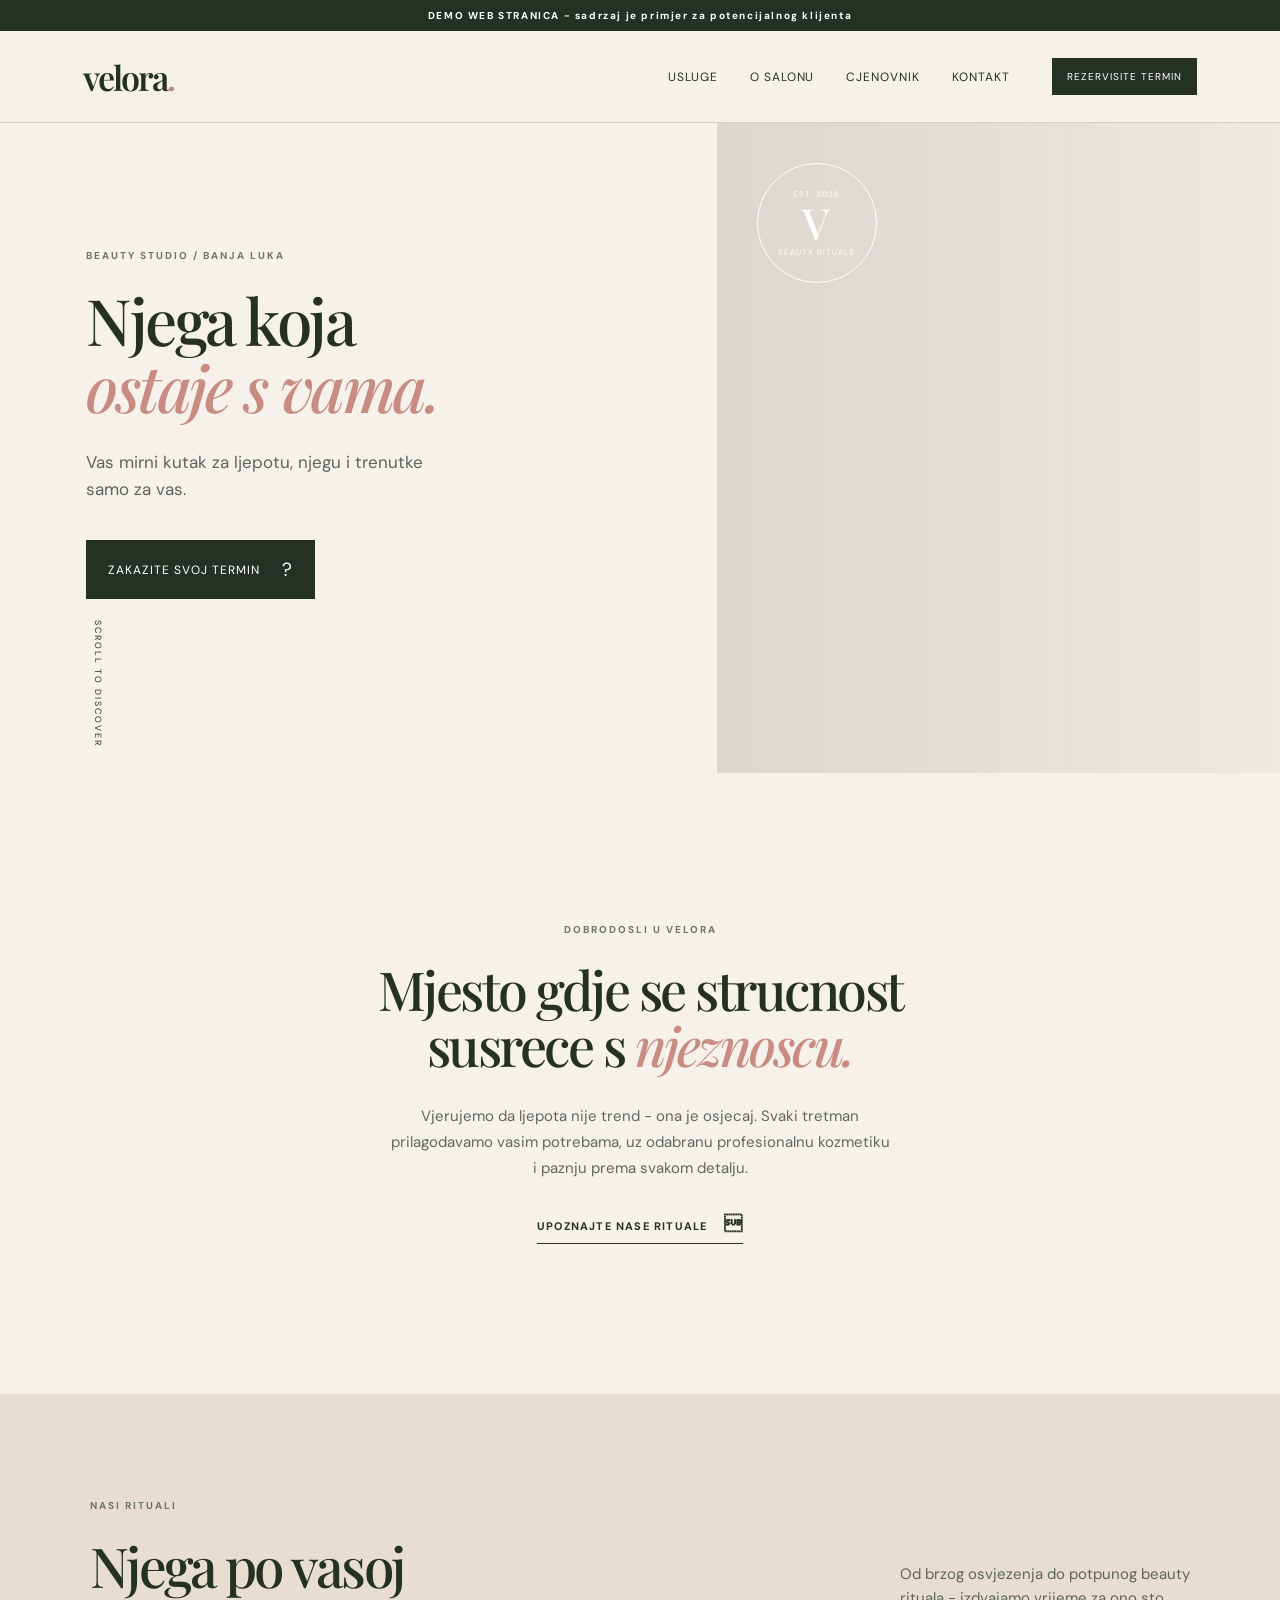
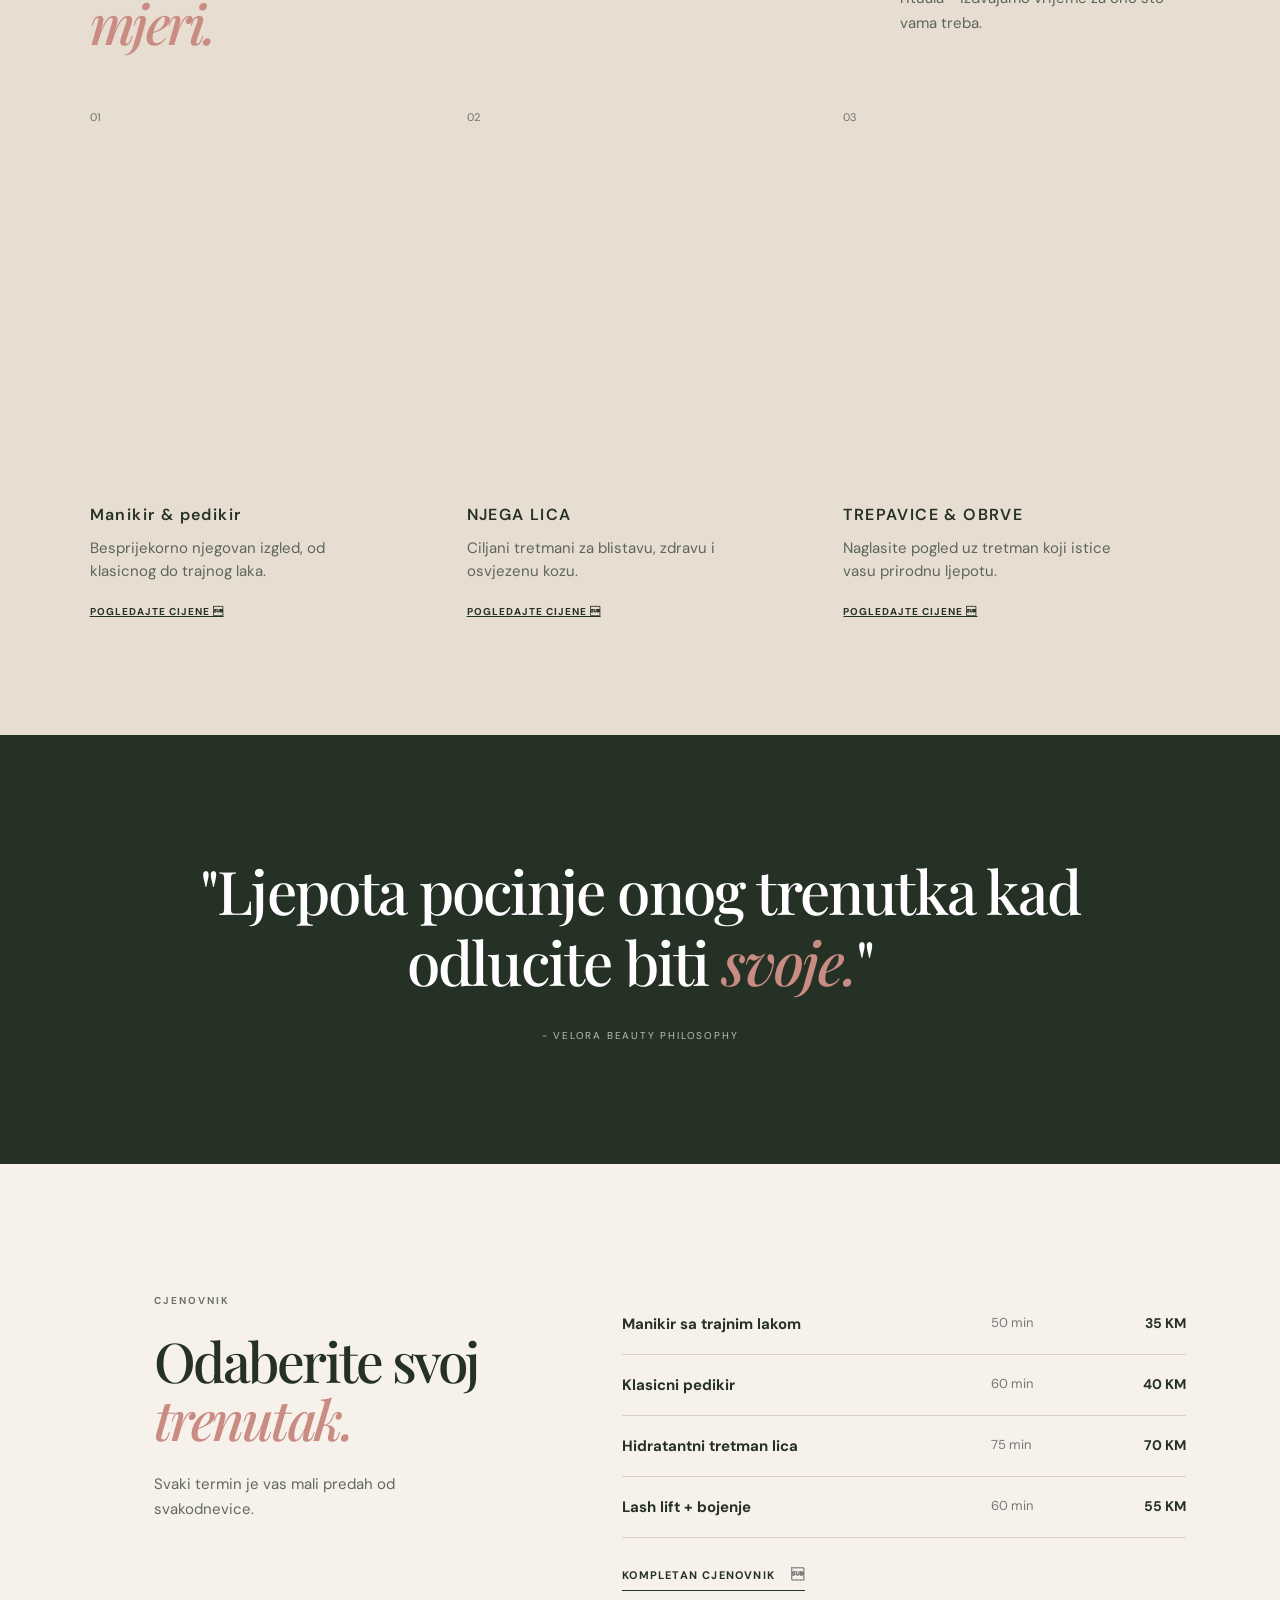
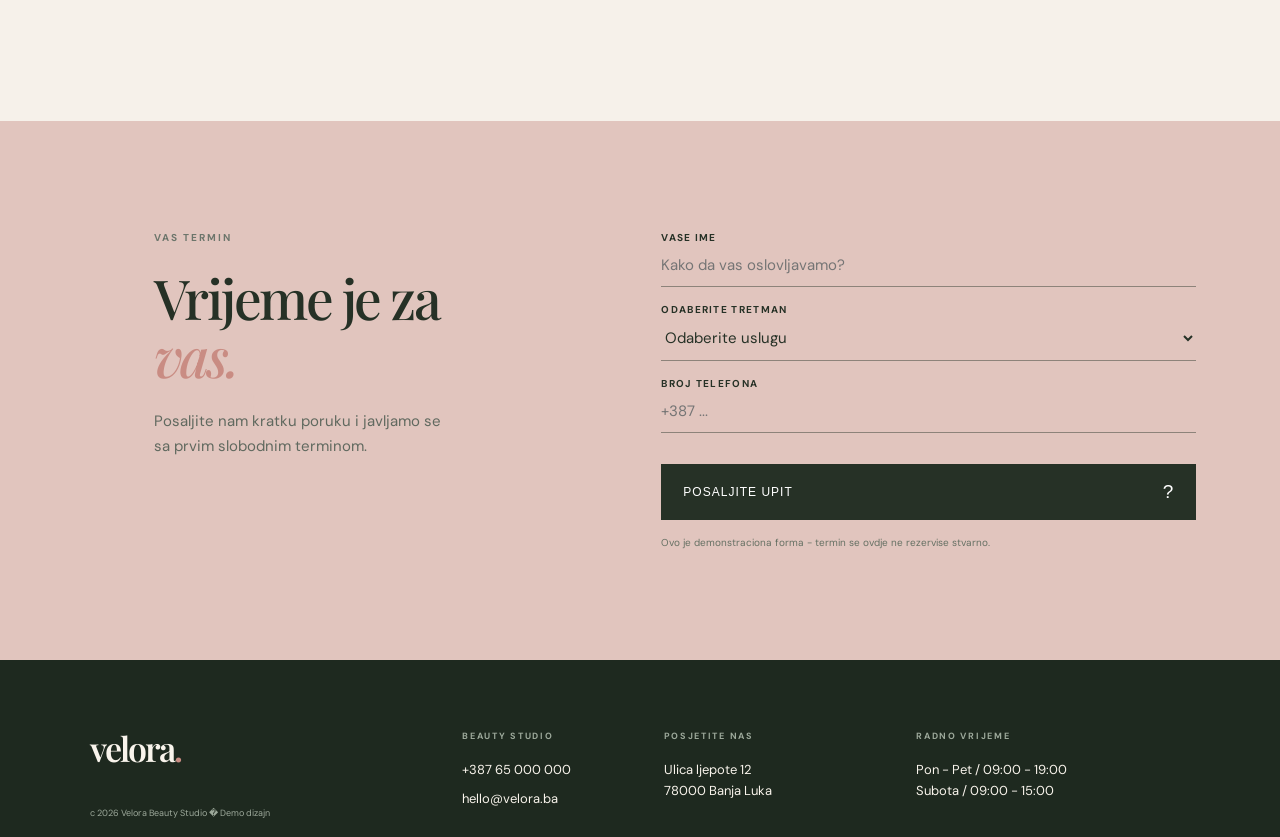
<file: beauty-salon-demo/index.html>
<!doctype html>
<html lang="bs">
<head>
  <meta charset="UTF-8" />
  <meta name="viewport" content="width=device-width, initial-scale=1.0" />
  <meta name="description" content="Velora Beauty Studio - demo premium web stranice za beauty salon." />
  <title>Velora Beauty Studio | Demo</title>
  <link rel="preconnect" href="https://fonts.googleapis.com">
  <link rel="preconnect" href="https://fonts.gstatic.com" crossorigin>
  <link href="https://fonts.googleapis.com/css2?family=DM+Sans:wght@400;500;600;700&family=Playfair+Display:ital,wght@0,500;0,600;0,700;1,500&display=swap" rel="stylesheet">
  <link rel="stylesheet" href="style.css" />
</head>
<body>
  <div class="notice">DEMO WEB STRANICA - sadrzaj je primjer za potencijalnog klijenta</div>
  <header>
    <a class="brand" href="#pocetna">velora<span>.</span></a>
    <button class="menu" aria-label="Otvori meni" aria-expanded="false"><i></i><i></i></button>
    <nav><a href="#usluge">Usluge</a><a href="#o-nama">O salonu</a><a href="#cjenovnik">Cjenovnik</a><a href="#kontakt">Kontakt</a></nav>
    <a href="#rezervacija" class="button button-small">Rezervisite termin</a>
  </header>

  <main id="pocetna">
    <section class="hero">
      <div class="hero-copy"><p class="eyebrow">BEAUTY STUDIO / BANJA LUKA</p><h1>Njega koja<br><em>ostaje s vama.</em></h1><p class="lead">Vas mirni kutak za ljepotu, njegu i trenutke samo za vas.</p><a class="button" href="#rezervacija">Zakazite svoj termin <b>?</b></a></div>
      <div class="hero-photo"><div class="stamp">EST. 2026 <strong>V</strong> BEAUTY RITUALS</div></div>
      <p class="vertical">SCROLL TO DISCOVER</p>
    </section>

    <section class="intro" id="o-nama"><p class="eyebrow">DOBRODOSLI U VELORA</p><h2>Mjesto gdje se strucnost<br>susrece s <em>njeznoscu.</em></h2><p>Vjerujemo da ljepota nije trend - ona je osjecaj. Svaki tretman prilagodavamo vasim potrebama, uz odabranu profesionalnu kozmetiku i paznju prema svakom detalju.</p><a class="text-link" href="#usluge">Upoznajte nase rituale <span></span></a></section>

    <section class="services" id="usluge"><div class="section-heading"><div><p class="eyebrow">NASI RITUALI</p><h2>Njega po vasoj<br><em>mjeri.</em></h2></div><p>Od brzog osvjezenja do potpunog beauty rituala - izdvajamo vrijeme za ono sto vama treba.</p></div><div class="service-grid">
      <article><span>01</span><div class="service-img nails"></div><h3>Manikir & pedikir</h3><p>Besprijekorno njegovan izgled, od klasicnog do trajnog laka.</p><a href="#cjenovnik">Pogledajte cijene </a></article>
      <article><span>02</span><div class="service-img face"></div><h3>NJEGA LICA</h3><p>Ciljani tretmani za blistavu, zdravu i osvjezenu kozu.</p><a href="#cjenovnik">Pogledajte cijene </a></article>
      <article><span>03</span><div class="service-img lashes"></div><h3>TREPAVICE & OBRVE</h3><p>Naglasite pogled uz tretman koji istice vasu prirodnu ljepotu.</p><a href="#cjenovnik">Pogledajte cijene </a></article>
    </div></section>

    <section class="quote"><p>"Ljepota pocinje onog trenutka kad odlucite biti <em>svoje.</em>"</p><span>- VELORA BEAUTY PHILOSOPHY</span></section>

    <section class="prices" id="cjenovnik"><div><p class="eyebrow">CJENOVNIK</p><h2>Odaberite svoj<br><em>trenutak.</em></h2><p>Svaki termin je vas mali predah od svakodnevice.</p></div><div class="price-list"><div><b>Manikir sa trajnim lakom</b><span>50 min</span><strong>35 KM</strong></div><div><b>Klasicni pedikir</b><span>60 min</span><strong>40 KM</strong></div><div><b>Hidratantni tretman lica</b><span>75 min</span><strong>70 KM</strong></div><div><b>Lash lift + bojenje</b><span>60 min</span><strong>55 KM</strong></div><a class="text-link" href="#rezervacija">Kompletan cjenovnik <span></span></a></div></section>

    <section class="booking" id="rezervacija"><div><p class="eyebrow">VAS TERMIN</p><h2>Vrijeme je za<br><em>vas.</em></h2><p>Posaljite nam kratku poruku i javljamo se sa prvim slobodnim terminom.</p></div><form><label>Vase ime<input type="text" placeholder="Kako da vas oslovljavamo?"></label><label>Odaberite tretman<select><option>Odaberite uslugu</option><option>Manikir & pedikir</option><option>Njega lica</option><option>Trepavice & obrve</option></select></label><label>Broj telefona<input type="tel" placeholder="+387 ..."></label><button type="button" class="button form-button">Posaljite upit <b>?</b></button><small>Ovo je demonstraciona forma - termin se ovdje ne rezervise stvarno.</small></form></section>
  </main>
  <footer id="kontakt"><a class="brand" href="#pocetna">velora<span>.</span></a><div><p>BEAUTY STUDIO</p><a href="tel:+38765000000">+387 65 000 000</a><a href="mailto:hello@velora.ba">hello@velora.ba</a></div><div><p>POSJETITE NAS</p><span>Ulica ljepote 12<br>78000 Banja Luka</span></div><div><p>RADNO VRIJEME</p><span>Pon - Pet / 09:00 - 19:00<br>Subota / 09:00 - 15:00</span></div><small>c 2026 Velora Beauty Studio � Demo dizajn</small></footer>
  <script src="script.js"></script>
</body></html>
</file>
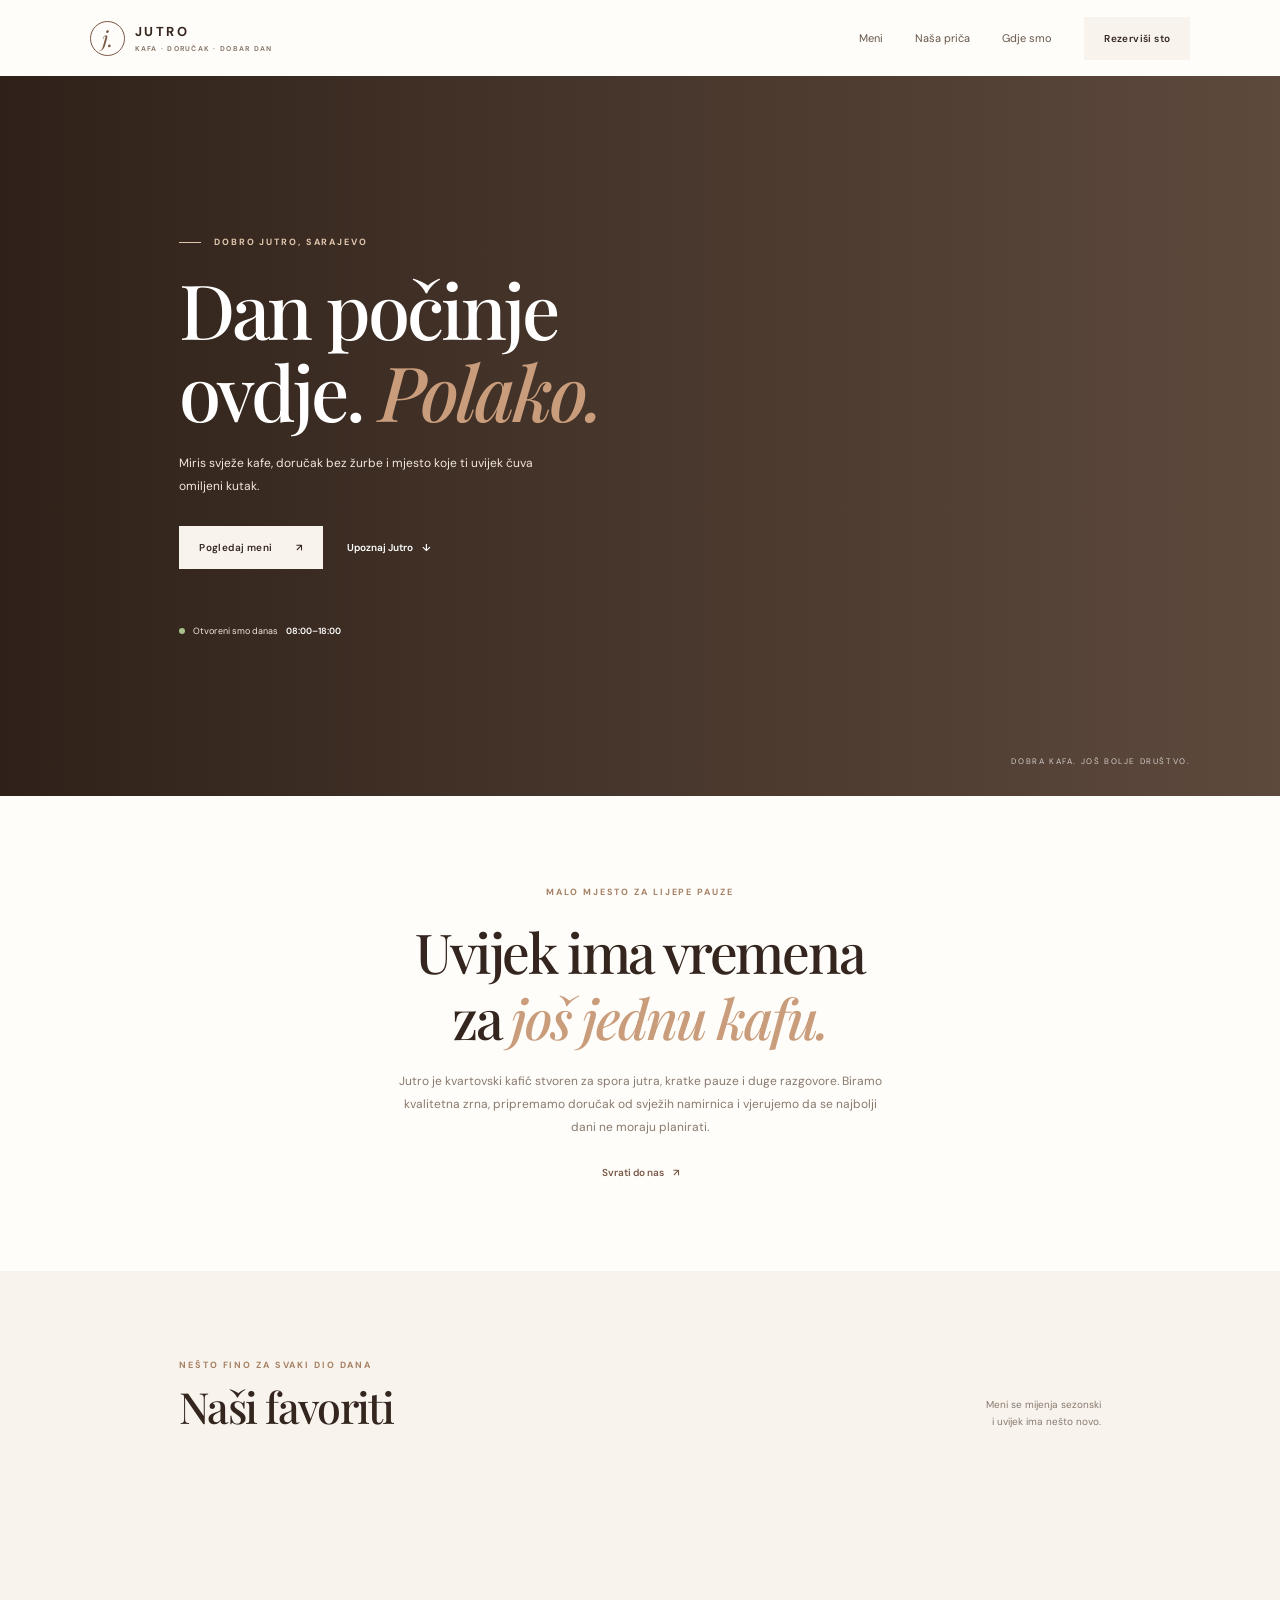
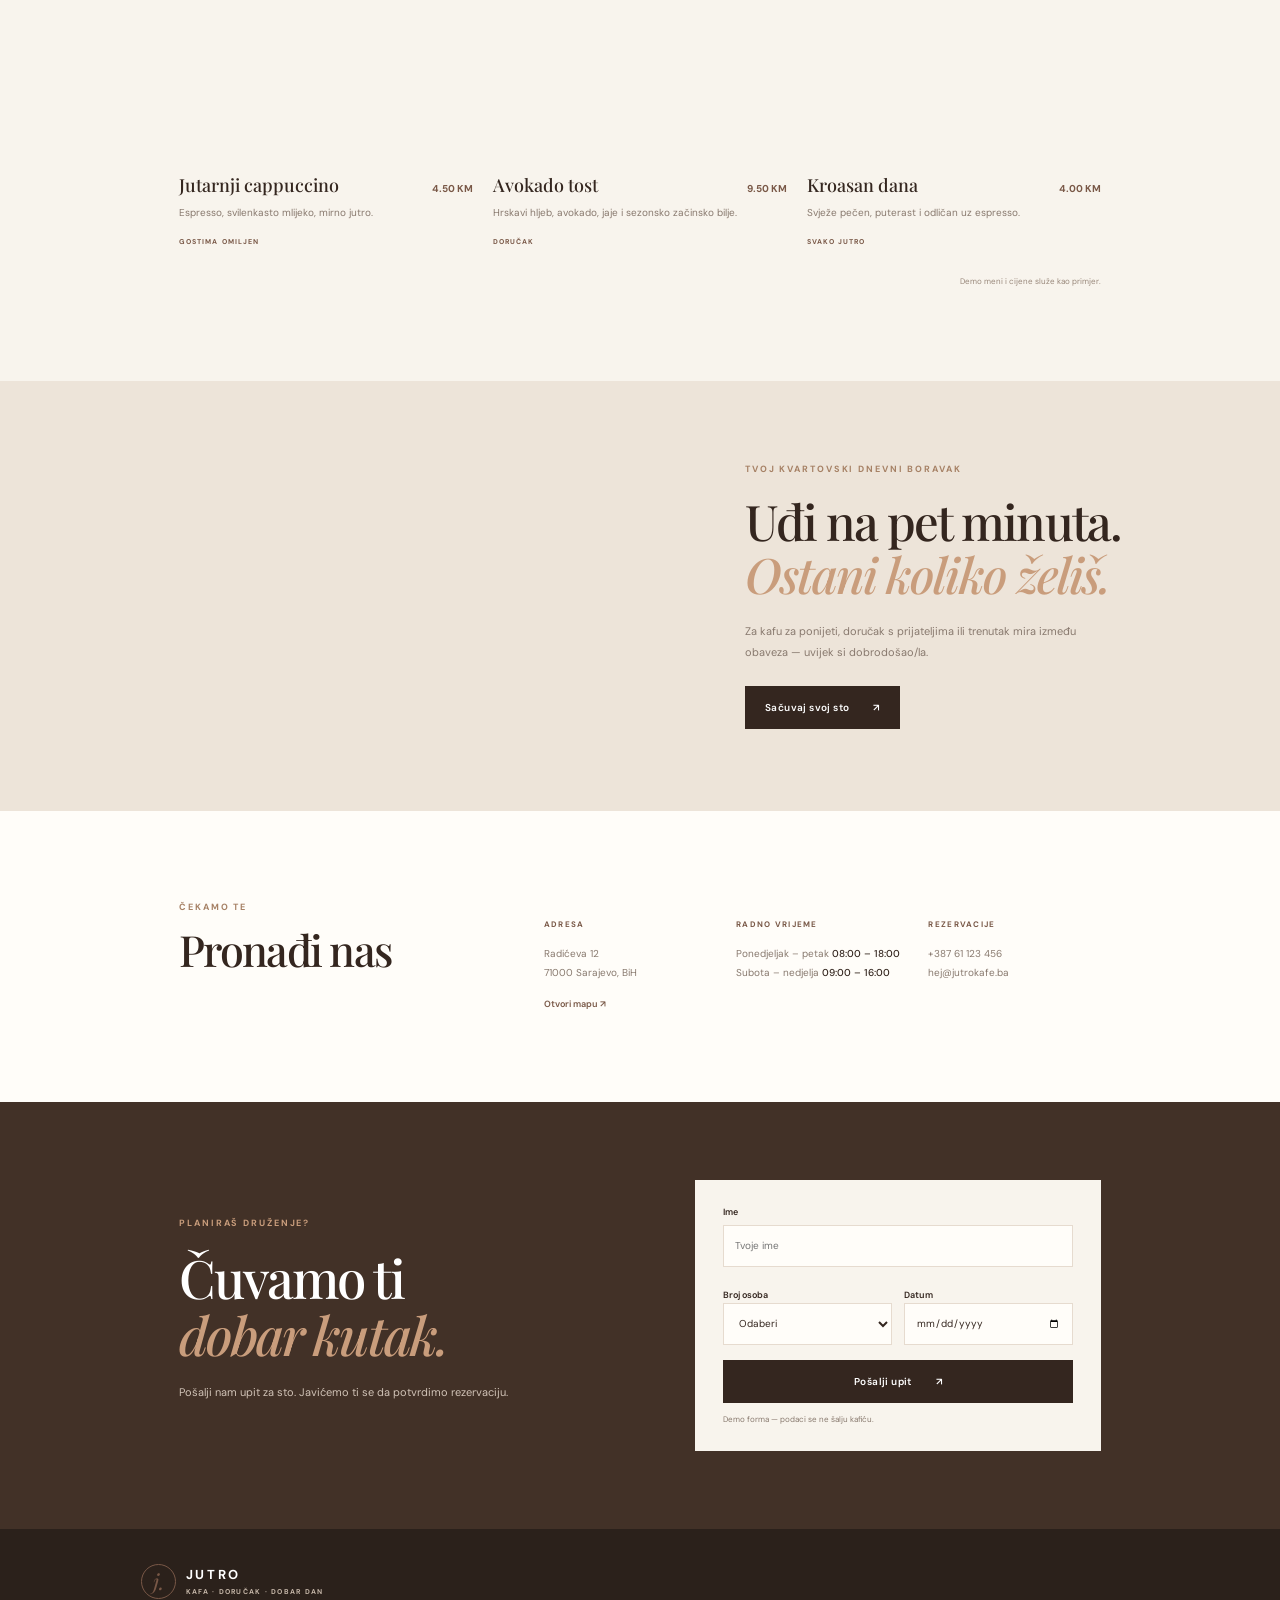
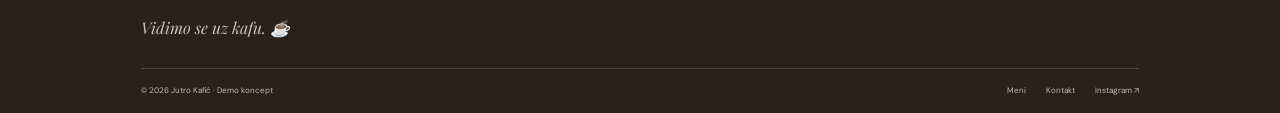
<file: cafe-demo/index.html>
<!doctype html>
<html lang="bs">
<head>
  <meta charset="utf-8">
  <meta name="viewport" content="width=device-width, initial-scale=1">
  <meta name="description" content="Kafa, doručak i mirni trenuci u kafiću Jutro. Pronađi nas u Sarajevu.">
  <title>Jutro — kafa koja uspori dan</title>
  <link rel="preconnect" href="https://fonts.googleapis.com">
  <link rel="preconnect" href="https://fonts.gstatic.com" crossorigin>
  <link href="https://fonts.googleapis.com/css2?family=DM+Sans:wght@400;500;600;700&family=Playfair+Display:wght@500;600;700&display=swap" rel="stylesheet">
  <link rel="stylesheet" href="style.css">
  <script src="script.js" defer></script>
</head>
<body>
  <header class="header">
    <a class="logo" href="#pocetna" aria-label="Jutro kafić, početna"><span class="logo-icon">j.</span><span>JUTRO<small>KAFA · DORUČAK · DOBAR DAN</small></span></a>
    <button class="menu-button" aria-label="Otvori meni" aria-expanded="false" aria-controls="nav"><span></span><span></span></button>
    <nav id="nav" class="nav"><a href="#meni">Meni</a><a href="#nas">Naša priča</a><a href="#posjeti">Gdje smo</a><a class="button button-light nav-reserve" href="#rezervacija">Rezerviši sto</a></nav>
  </header>
  <main>
    <section class="hero" id="pocetna">
      <div class="hero-bg" role="img" aria-label="Topao enterijer kafića uz jutarnju kafu"></div>
      <div class="hero-copy"><p class="kicker"><span></span> DOBRO JUTRO, SARAJEVO</p><h1>Dan počinje<br>ovdje. <em>Polako.</em></h1><p class="hero-text">Miris svježe kafe, doručak bez žurbe i mjesto koje ti uvijek čuva omiljeni kutak.</p><div class="hero-buttons"><a class="button button-light" href="#meni">Pogledaj meni <span>↗</span></a><a class="under-link" href="#nas">Upoznaj Jutro <span>↓</span></a></div><div class="open-note"><span class="open-dot"></span> Otvoreni smo danas <b>08:00–18:00</b></div></div>
      <div class="hero-caption">DOBRA KAFA. JOŠ BOLJE DRUŠTVO.</div>
    </section>
    <section class="welcome section" id="nas"><p class="kicker">MALO MJESTO ZA LIJEPE PAUZE</p><h2>Uvijek ima vremena<br>za <em>još jednu kafu.</em></h2><p>Jutro je kvartovski kafić stvoren za spora jutra, kratke pauze i duge razgovore. Biramo kvalitetna zrna, pripremamo doručak od svježih namirnica i vjerujemo da se najbolji dani ne moraju planirati.</p><a class="under-link dark-link" href="#posjeti">Svrati do nas <span>↗</span></a></section>
    <section class="menu-section section" id="meni"><div class="section-top"><div><p class="kicker">NEŠTO FINO ZA SVAKI DIO DANA</p><h2>Naši favoriti</h2></div><span class="menu-note">Meni se mijenja sezonski<br>i uvijek ima nešto novo.</span></div><div class="menu-grid">
      <article class="menu-item"><div class="menu-image coffee-img" role="img" aria-label="Cappuccino s latte artom"></div><div class="menu-title"><h3>Jutarnji cappuccino</h3><b>4.50 KM</b></div><p>Espresso, svilenkasto mlijeko, mirno jutro.</p><span class="tag">GOSTIMA OMILJEN</span></article>
      <article class="menu-item"><div class="menu-image toast-img" role="img" aria-label="Doručak s tostom i avokadom"></div><div class="menu-title"><h3>Avokado tost</h3><b>9.50 KM</b></div><p>Hrskavi hljeb, avokado, jaje i sezonsko začinsko bilje.</p><span class="tag">DORUČAK</span></article>
      <article class="menu-item"><div class="menu-image pastry-img" role="img" aria-label="Svježe pecivo i kafa"></div><div class="menu-title"><h3>Kroasan dana</h3><b>4.00 KM</b></div><p>Svježe pečen, puterast i odličan uz espresso.</p><span class="tag">SVAKO JUTRO</span></article>
    </div><p class="menu-disclaimer">Demo meni i cijene služe kao primjer.</p></section>
    <section class="feature"><div class="feature-image" role="img" aria-label="Sunčeva svjetlost u ugodnom kafiću"></div><div class="feature-copy"><p class="kicker">TVOJ KVARTOVSKI DNEVNI BORAVAK</p><h2>Uđi na pet minuta.<br><em>Ostani koliko želiš.</em></h2><p>Za kafu za ponijeti, doručak s prijateljima ili trenutak mira između obaveza — uvijek si dobrodošao/la.</p><a class="button button-dark" href="#rezervacija">Sačuvaj svoj sto <span>↗</span></a></div></section>
    <section class="visit section" id="posjeti"><div class="visit-heading"><p class="kicker">ČEKAMO TE</p><h2>Pronađi nas</h2></div><div class="visit-grid"><div><span class="visit-label">ADRESA</span><p>Radićeva 12<br>71000 Sarajevo, BiH</p><a class="under-link dark-link" href="https://maps.google.com/?q=Radi%C4%87eva+12+Sarajevo" target="_blank" rel="noreferrer">Otvori mapu ↗</a></div><div><span class="visit-label">RADNO VRIJEME</span><p>Ponedjeljak – petak <b>08:00 – 18:00</b><br>Subota – nedjelja <b>09:00 – 16:00</b></p></div><div><span class="visit-label">REZERVACIJE</span><p><a href="tel:+38761123456">+387 61 123 456</a><br><a href="mailto:hej@jutrokafe.ba">hej@jutrokafe.ba</a></p></div></div></section>
    <section class="reservation" id="rezervacija"><div class="reservation-copy"><p class="kicker">PLANIRAŠ DRUŽENJE?</p><h2>Čuvamo ti<br><em>dobar kutak.</em></h2><p>Pošalji nam upit za sto. Javićemo ti se da potvrdimo rezervaciju.</p></div><form id="reservation-form" class="reservation-form"><label for="guest-name">Ime</label><input id="guest-name" name="name" type="text" placeholder="Tvoje ime" required><div class="form-row"><div><label for="guest-count">Broj osoba</label><select id="guest-count" name="guests" required><option value="" disabled selected>Odaberi</option><option>1–2 osobe</option><option>3–4 osobe</option><option>5–6 osoba</option></select></div><div><label for="visit-date">Datum</label><input id="visit-date" name="date" type="date" required></div></div><button class="button button-light submit-button" type="submit">Pošalji upit <span>↗</span></button><p class="form-message" id="form-message" aria-live="polite">Demo forma — podaci se ne šalju kafiću.</p></form></section>
  </main>
  <footer class="footer"><a class="logo footer-logo" href="#pocetna"><span class="logo-icon">j.</span><span>JUTRO<small>KAFA · DORUČAK · DOBAR DAN</small></span></a><p>Vidimo se uz kafu. ☕</p><div class="footer-bottom"><span>© 2026 Jutro Kafić · Demo koncept</span><div><a href="#meni">Meni</a><a href="#posjeti">Kontakt</a><a href="https://instagram.com/" target="_blank" rel="noreferrer">Instagram ↗</a></div></div></footer>
</body>
</html>
</file>
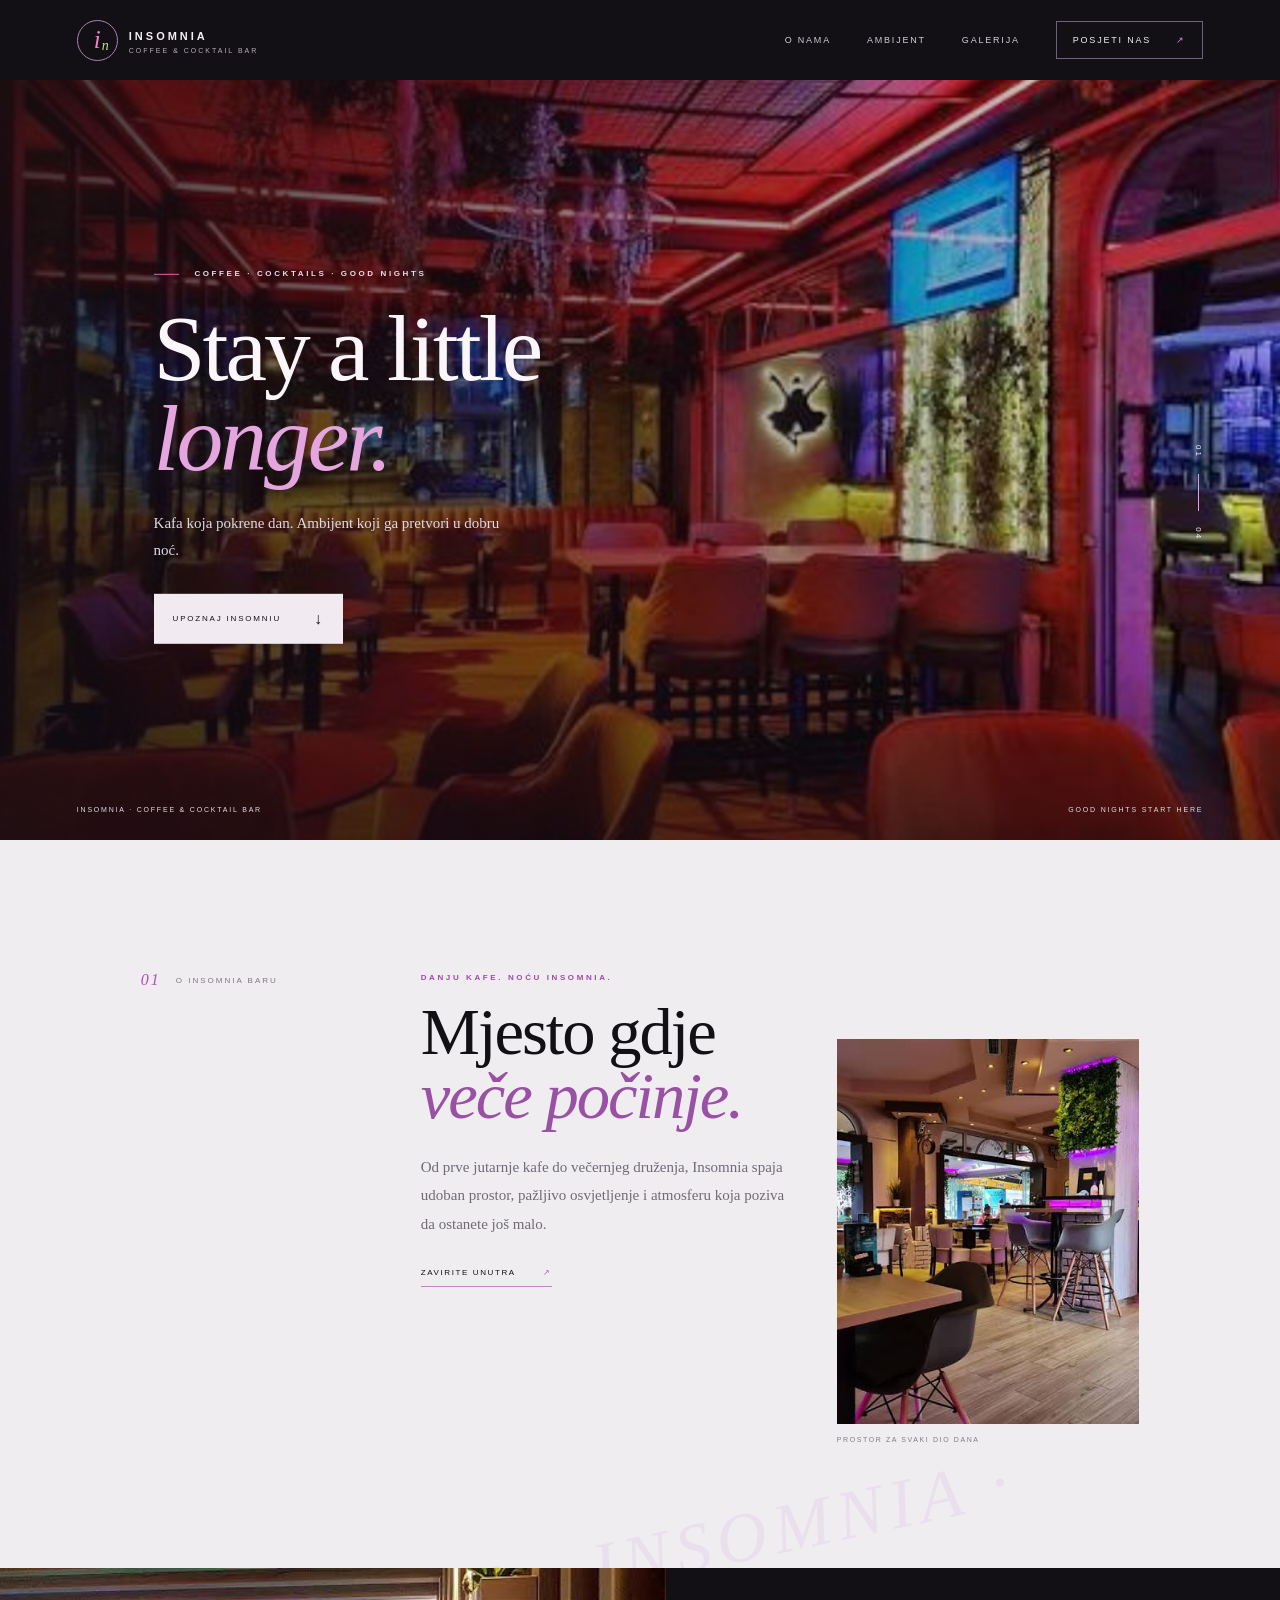
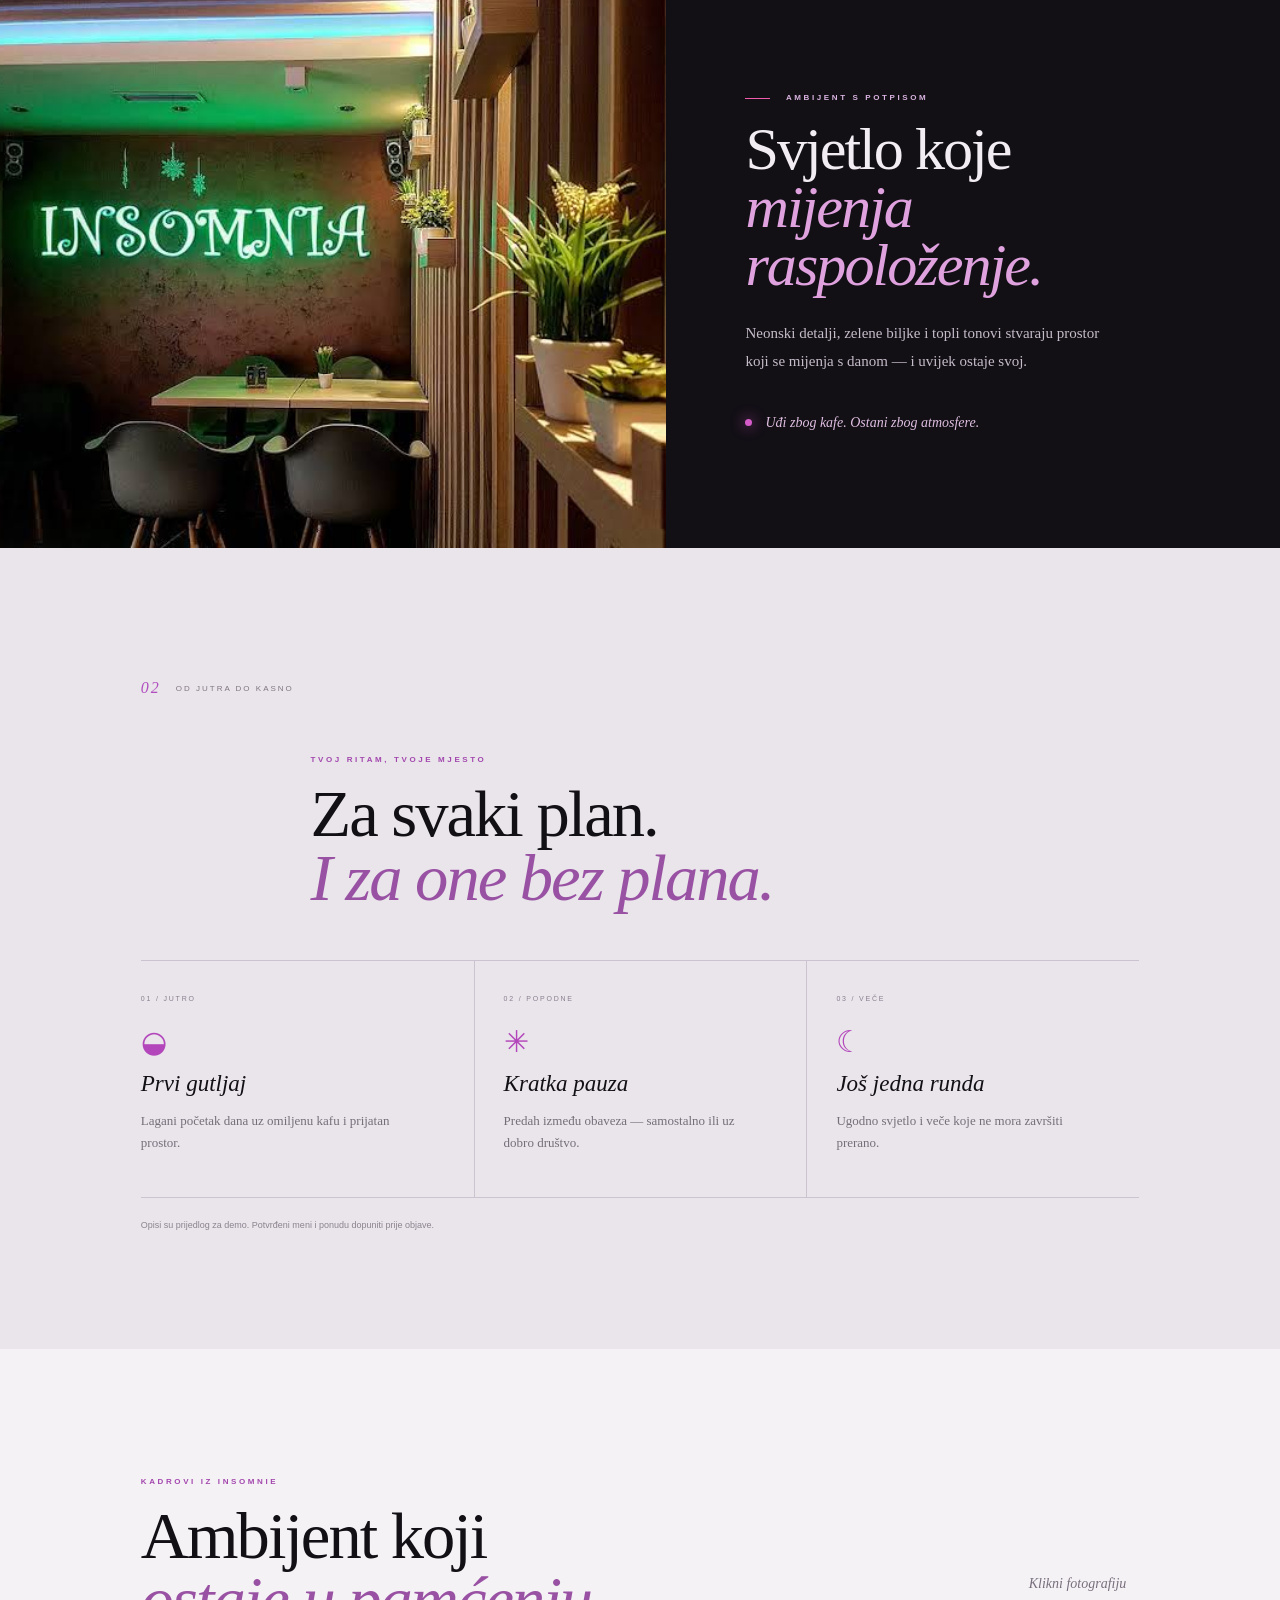
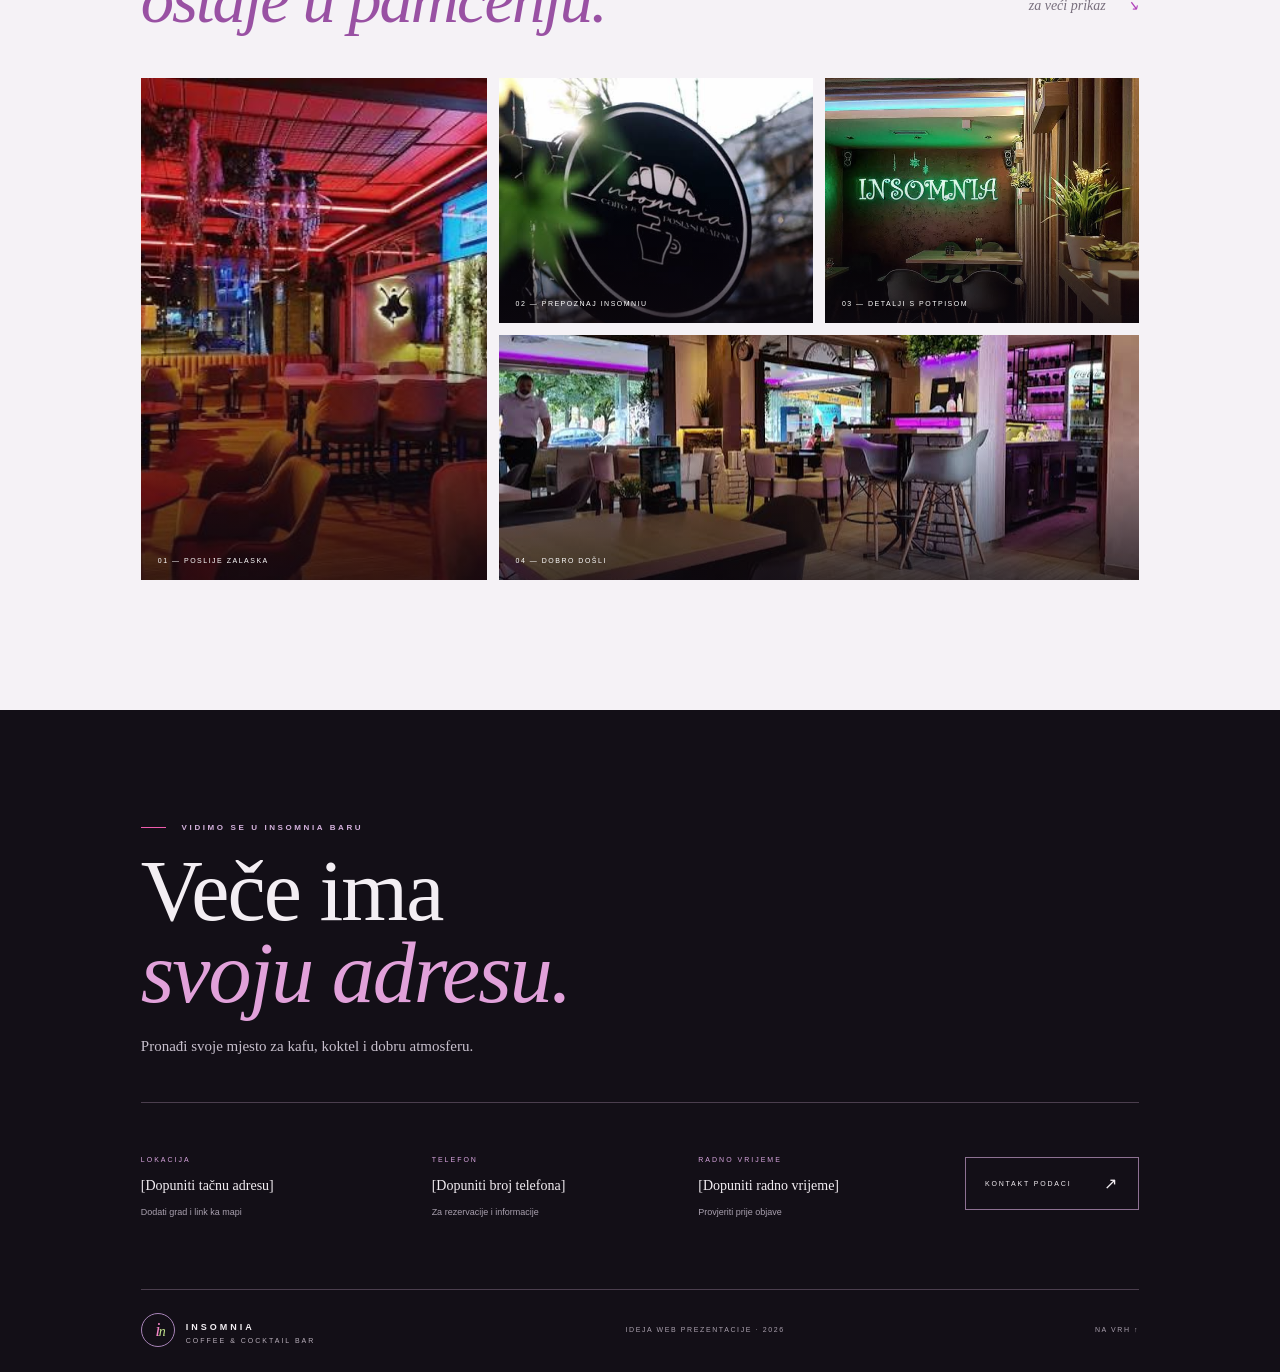
<file: insomnia-demo/index.html>
<!doctype html>
<html lang="bs">
<head>
  <meta charset="utf-8">
  <meta name="viewport" content="width=device-width, initial-scale=1">
  <meta name="theme-color" content="#100d13">
  <meta name="description" content="Ideja web prezentacije za Insomnia Coffee & Cocktail Bar.">
  <title>Insomnia — Coffee &amp; Cocktail Bar</title>
  <link rel="stylesheet" href="styles.css">
  <script src="script.js" defer></script>
</head>
<body>
  <header class="site-header">
    <a class="brand" href="#pocetna" aria-label="Insomnia, početna">
      <span class="brand-symbol" aria-hidden="true">i<span>n</span></span>
      <span class="brand-copy"><b>INSOMNIA</b><small>COFFEE &amp; COCKTAIL BAR</small></span>
    </a>
    <button class="menu-toggle" aria-expanded="false" aria-controls="main-nav" aria-label="Otvori meni"><span></span><span></span></button>
    <nav id="main-nav" class="main-nav" aria-label="Glavna navigacija">
      <a href="#prica">O nama</a><a href="#ambijent">Ambijent</a><a href="#galerija">Galerija</a><a class="nav-cta" href="#kontakt">Posjeti nas <span>↗</span></a>
    </nav>
  </header>

  <main>
    <section class="hero" id="pocetna">
      <div class="hero-image" role="img" aria-label="Večernji enterijer Insomnia bara"></div>
      <div class="hero-overlay"></div>
      <div class="hero-content">
        <p class="eyebrow"><span class="eyebrow-line"></span> COFFEE · COCKTAILS · GOOD NIGHTS</p>
        <h1>Stay a little<br><em>longer.</em></h1>
        <p class="hero-copy">Kafa koja pokrene dan. Ambijent koji ga pretvori u dobru noć.</p>
        <a class="button button-light" href="#prica">Upoznaj Insomniu <span>↓</span></a>
      </div>
      <div class="hero-bottom"><span>INSOMNIA · COFFEE &amp; COCKTAIL BAR</span><span>GOOD NIGHTS START HERE</span></div>
      <span class="hero-mark" aria-hidden="true">01 <i></i> 04</span>
    </section>

    <section class="intro section-wrap" id="prica">
      <div class="section-kicker"><span>01</span><span>O INSOMNIA BARU</span></div>
      <div class="intro-copy">
        <p class="eyebrow">DANJU KAFE. NOĆU INSOMNIA.</p>
        <h2>Mjesto gdje<br><em>veče počinje.</em></h2>
        <p>Od prve jutarnje kafe do večernjeg druženja, Insomnia spaja udoban prostor, pažljivo osvjetljenje i atmosferu koja poziva da ostanete još malo.</p>
        <a class="text-link" href="#ambijent">Zavirite unutra <span>↗</span></a>
      </div>
      <figure class="intro-photo"><img src="assets/photo1.jpg" alt="Prostran enterijer Insomnia bara sa stolovima i šankom" loading="lazy"><figcaption>PROSTOR ZA SVAKI DIO DANA</figcaption></figure>
      <span class="intro-orbit" aria-hidden="true">INSOMNIA · INSOMNIA ·</span>
    </section>

    <section class="mood" id="ambijent">
      <div class="mood-photo"><img src="assets/photo3.jpg" alt="Ugodan kutak s osvijetljenim natpisom Insomnia" loading="lazy"></div>
      <div class="mood-copy">
        <p class="eyebrow"><span class="eyebrow-line"></span> AMBIJENT S POTPISOM</p>
        <h2>Svjetlo koje<br><em>mijenja raspoloženje.</em></h2>
        <p>Neonski detalji, zelene biljke i topli tonovi stvaraju prostor koji se mijenja s danom — i uvijek ostaje svoj.</p>
        <div class="mood-note"><span class="note-dot"></span><span>Uđi zbog kafe. Ostani zbog atmosfere.</span></div>
      </div>
    </section>

    <section class="moments section-wrap">
      <div class="section-kicker"><span>02</span><span>OD JUTRA DO KASNO</span></div>
      <div class="moments-title"><p class="eyebrow">TVOJ RITAM, TVOJE MJESTO</p><h2>Za svaki plan.<br><em>I za one bez plana.</em></h2></div>
      <div class="moment-grid">
        <article class="moment-card"><span class="moment-number">01 / JUTRO</span><span class="moment-symbol">◒</span><h3>Prvi gutljaj</h3><p>Lagani početak dana uz omiljenu kafu i prijatan prostor.</p></article>
        <article class="moment-card"><span class="moment-number">02 / POPODNE</span><span class="moment-symbol">✳</span><h3>Kratka pauza</h3><p>Predah između obaveza — samostalno ili uz dobro društvo.</p></article>
        <article class="moment-card"><span class="moment-number">03 / VEČE</span><span class="moment-symbol">☾</span><h3>Još jedna runda</h3><p>Ugodno svjetlo i veče koje ne mora završiti prerano.</p></article>
      </div>
      <p class="menu-note">Opisi su prijedlog za demo. Potvrđeni meni i ponudu dopuniti prije objave.</p>
    </section>

    <section class="gallery-section" id="galerija">
      <div class="gallery-heading"><div><p class="eyebrow">KADROVI IZ INSOMNIE</p><h2>Ambijent koji<br><em>ostaje u pamćenju.</em></h2></div><p>Klikni fotografiju<br>za veći prikaz <span>↘</span></p></div>
      <div class="gallery-grid">
        <button class="gallery-card gallery-main" data-full="assets/photo4.jpg" aria-label="Uvećaj fotografiju večernjeg ambijenta"><img src="assets/photo4.jpg" alt="Večernji ambijent sa crvenim i toplim svjetlom" loading="lazy"><span>01 — POSLIJE ZALASKA</span></button>
        <button class="gallery-card" data-full="assets/photo2.jpg" aria-label="Uvećaj fotografiju natpisa Insomnia"><img src="assets/photo2.jpg" alt="Okrugli natpis Insomnia ispred lokala" loading="lazy"><span>02 — PREPOZNAJ INSOMNIU</span></button>
        <button class="gallery-card" data-full="assets/photo3.jpg" aria-label="Uvećaj fotografiju kutka s logom"><img src="assets/photo3.jpg" alt="Osvijetljeni Insomnia zid i dekorativne biljke" loading="lazy"><span>03 — DETALJI S POTPISOM</span></button>
        <button class="gallery-card gallery-wide" data-full="assets/photo1.jpg" aria-label="Uvećaj fotografiju enterijera"><img src="assets/photo1.jpg" alt="Dnevni enterijer, šank i stolovi" loading="lazy"><span>04 — DOBRO DOŠLI</span></button>
      </div>
    </section>

    <section class="contact" id="kontakt">
      <div class="contact-top"><p class="eyebrow"><span class="eyebrow-line"></span> VIDIMO SE U INSOMNIA BARU</p><h2>Veče ima<br><em>svoju adresu.</em></h2><p class="contact-intro">Pronađi svoje mjesto za kafu, koktel i dobru atmosferu.</p></div>
      <div class="contact-grid" id="kontakt-info">
        <div><span class="detail-label">LOKACIJA</span><p>[Dopuniti tačnu adresu]</p><small>Dodati grad i link ka mapi</small></div>
        <div><span class="detail-label">TELEFON</span><p>[Dopuniti broj telefona]</p><small>Za rezervacije i informacije</small></div>
        <div><span class="detail-label">RADNO VRIJEME</span><p>[Dopuniti radno vrijeme]</p><small>Provjeriti prije objave</small></div>
        <a class="button button-outline" href="#kontakt-info">Kontakt podaci <span>↗</span></a>
      </div>
      <div class="contact-footer"><a class="brand" href="#pocetna"><span class="brand-symbol" aria-hidden="true">i<span>n</span></span><span class="brand-copy"><b>INSOMNIA</b><small>COFFEE &amp; COCKTAIL BAR</small></span></a><span>IDEJA WEB PREZENTACIJE · 2026</span><a href="#pocetna">NA VRH ↑</a></div>
    </section>
  </main>

  <dialog class="lightbox" aria-label="Uvećana fotografija"><button class="lightbox-close" aria-label="Zatvori">×</button><img alt=""></dialog>
</body>
</html>
</file>
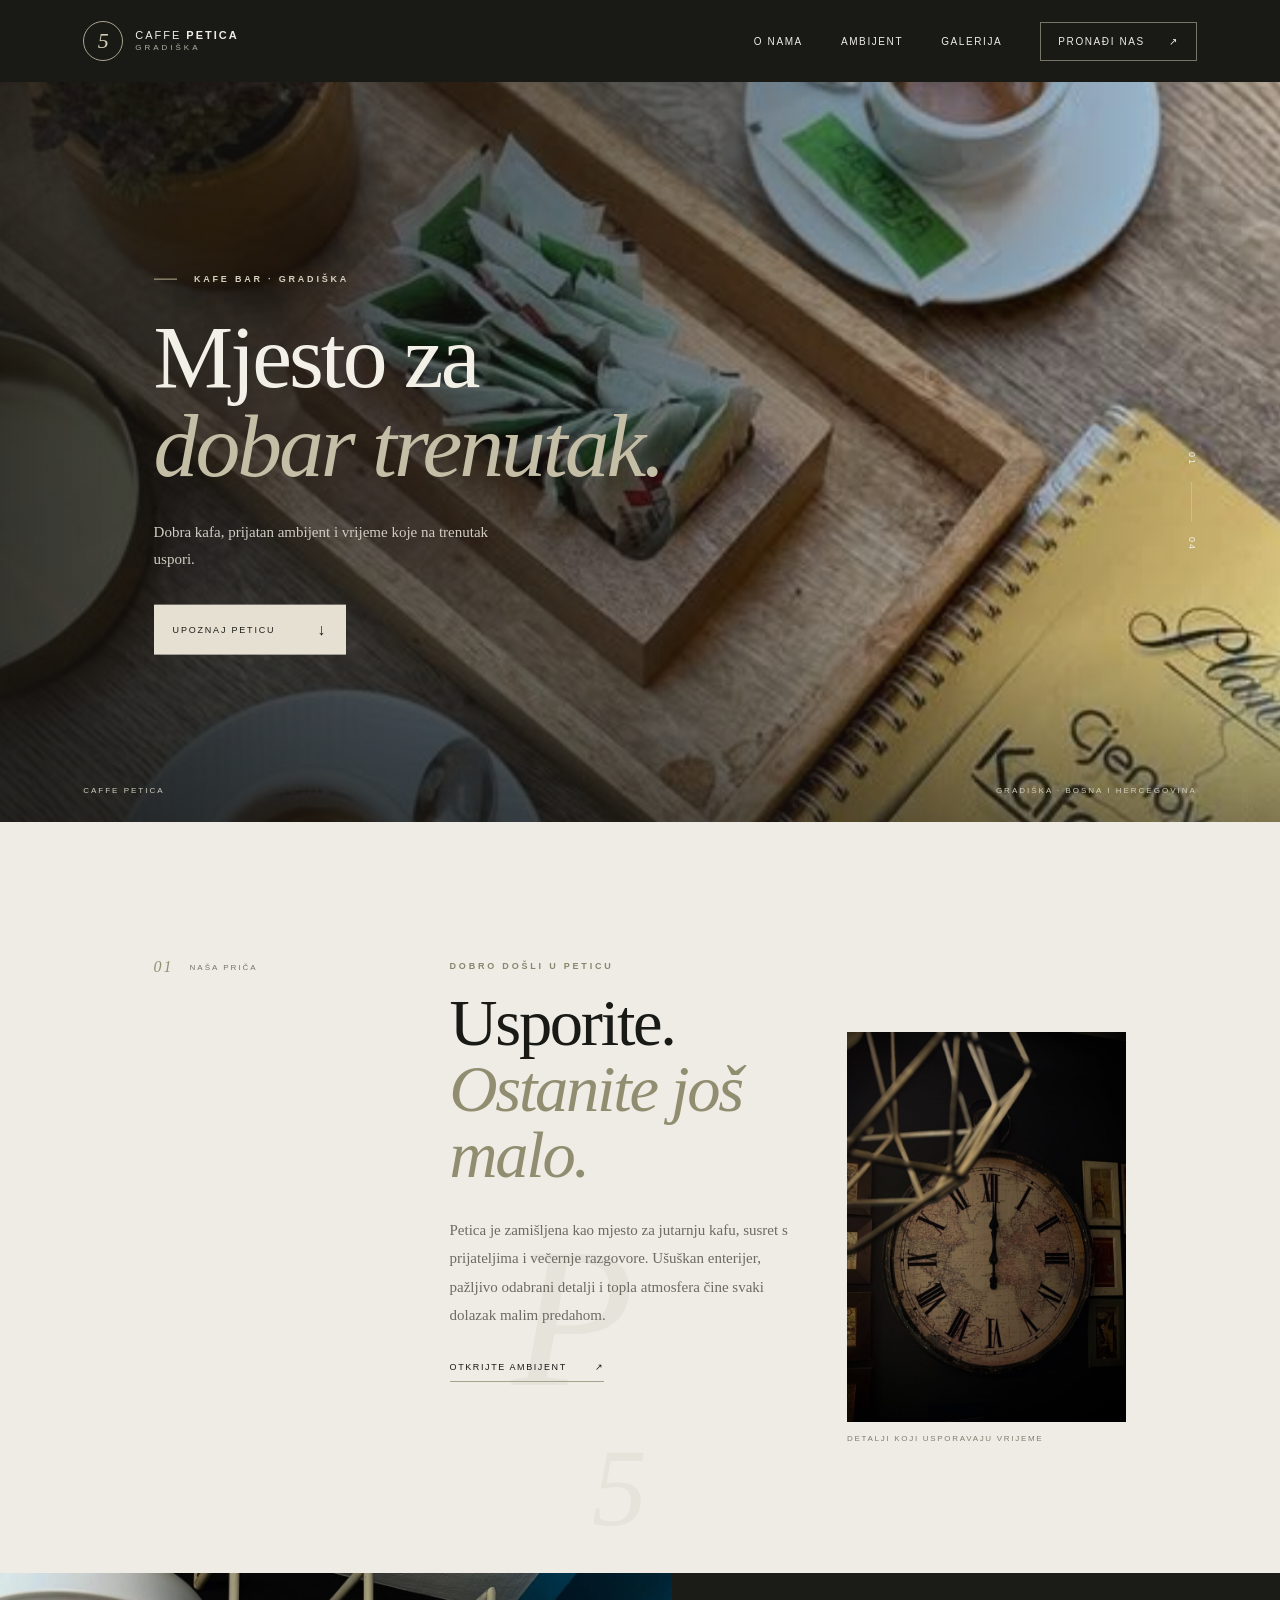
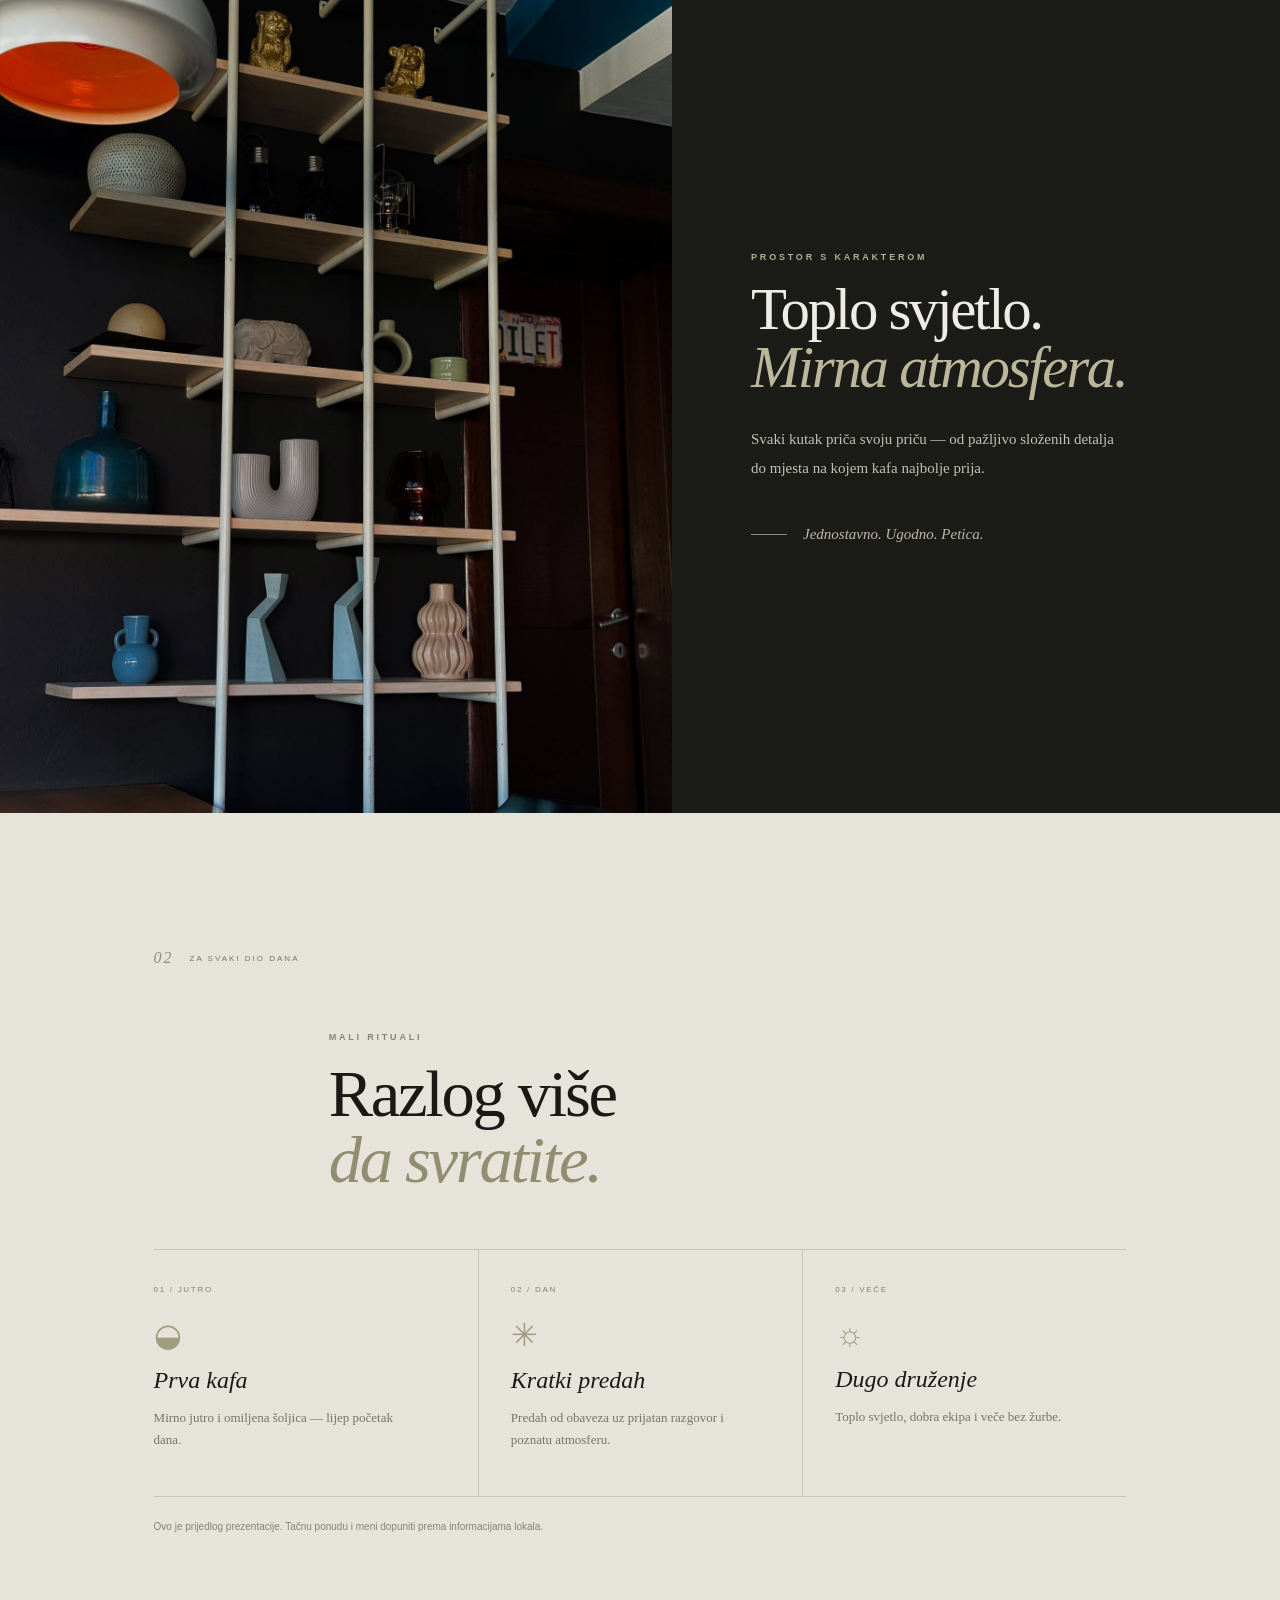
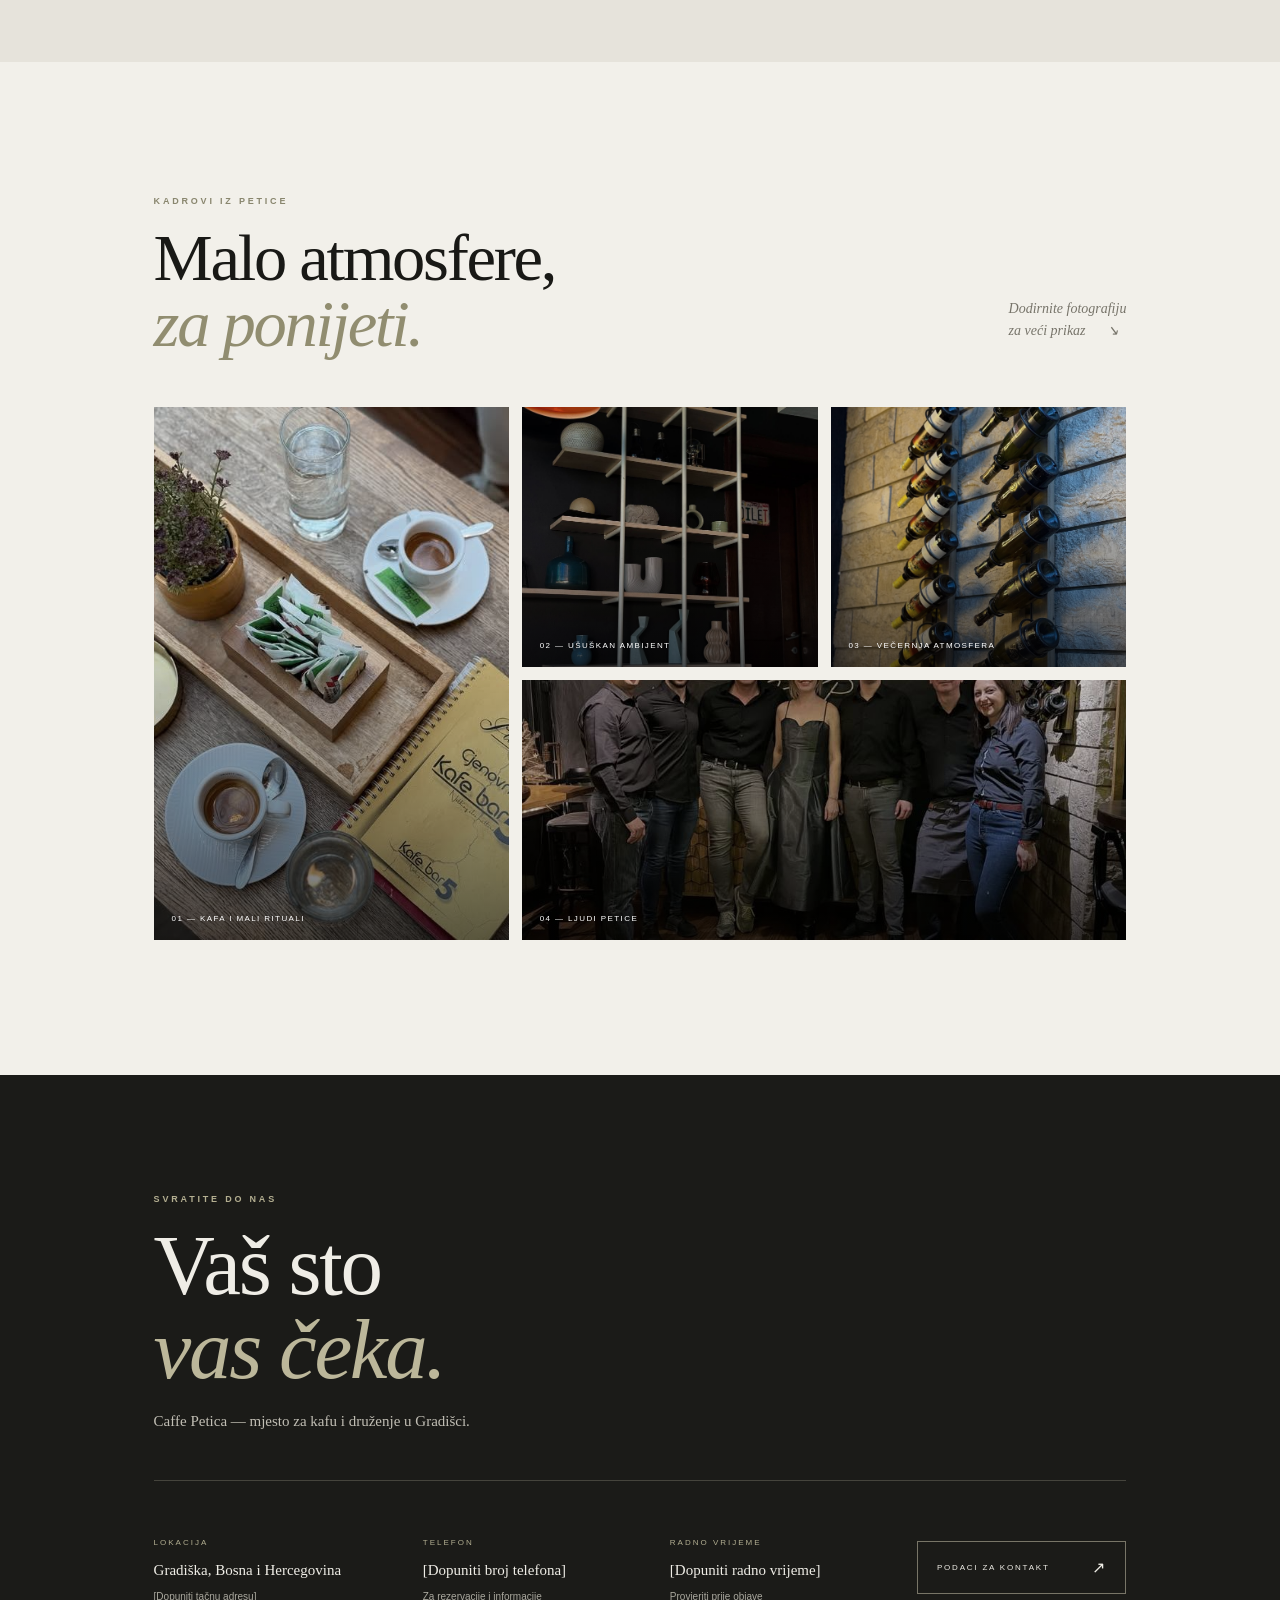
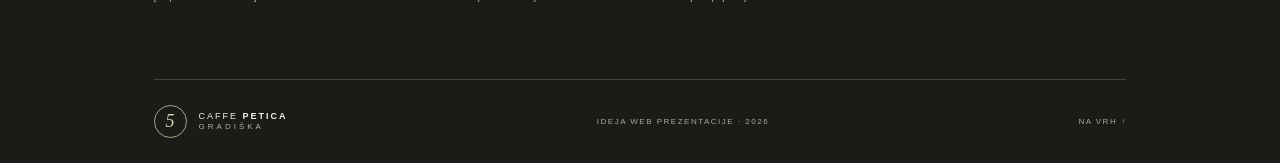
<file: petica-demo/index.html>
<!doctype html>
<html lang="bs">
<head>
  <meta charset="utf-8">
  <meta name="viewport" content="width=device-width, initial-scale=1">
  <meta name="theme-color" content="#171714">
  <meta name="description" content="Ideja web prezentacije za Caffe Petica u Gradišci.">
  <title>Caffe Petica — Gradiška</title>
  <link rel="stylesheet" href="styles.css">
  <script src="script.js" defer></script>
</head>
<body>
  <header class="site-header">
    <a class="brand" href="#pocetna" aria-label="Caffe Petica, početna">
      <span class="brand-mark">5</span><span class="brand-name">CAFFE <b>PETICA</b><small>GRADIŠKA</small></span>
    </a>
    <button class="menu-toggle" aria-expanded="false" aria-controls="main-nav" aria-label="Otvori meni"><span></span><span></span></button>
    <nav id="main-nav" class="main-nav" aria-label="Glavna navigacija">
      <a href="#prica">O nama</a><a href="#ambijent">Ambijent</a><a href="#galerija">Galerija</a><a class="nav-contact" href="#kontakt">Pronađi nas <span>↗</span></a>
    </nav>
  </header>

  <main>
    <section class="hero" id="pocetna">
      <div class="hero-image" role="img" aria-label="Kafa poslužena u Caffe Petici" ></div>
      <div class="hero-shade"></div>
      <div class="hero-content">
        <p class="eyebrow"><i></i> KAFE BAR · GRADIŠKA</p>
        <h1>Mjesto za<br><em>dobar trenutak.</em></h1>
        <p class="hero-copy">Dobra kafa, prijatan ambijent i vrijeme koje na trenutak uspori.</p>
        <a class="button button-light" href="#prica">Upoznaj Peticu <span>↓</span></a>
      </div>
      <div class="hero-foot"><span>CAFFE PETICA</span><span>GRADIŠKA · BOSNA I HERCEGOVINA</span></div>
      <span class="hero-index">01 <i></i> 04</span>
    </section>

    <section class="intro section-wrap" id="prica">
      <div class="section-label"><span>01</span><span>NAŠA PRIČA</span></div>
      <div class="intro-content">
        <p class="eyebrow">DOBRO DOŠLI U PETICU</p>
        <h2>Usporite.<br><em>Ostanite još malo.</em></h2>
        <p class="body-copy">Petica je zamišljena kao mjesto za jutarnju kafu, susret s prijateljima i večernje razgovore. Ušuškan enterijer, pažljivo odabrani detalji i topla atmosfera čine svaki dolazak malim predahom.</p>
        <a class="text-link" href="#ambijent">Otkrijte ambijent <span>↗</span></a>
      </div>
      <figure class="intro-photo"><img src="assets/photo1.jpg" alt="Veliki zidni sat i detalji enterijera Petice" loading="lazy"><figcaption>DETALJI KOJI USPORAVAJU VRIJEME</figcaption></figure>
      <div class="intro-stamp" aria-hidden="true">P<br><span>5</span></div>
    </section>

    <section class="mood" id="ambijent">
      <div class="mood-photo"><img src="assets/photo3.jpg" alt="Dekorativne police i detalji u enterijeru" loading="lazy"></div>
      <div class="mood-copy">
        <p class="eyebrow">PROSTOR S KARAKTEROM</p>
        <h2>Toplo svjetlo.<br><em>Mirna atmosfera.</em></h2>
        <p>Svaki kutak priča svoju priču — od pažljivo složenih detalja do mjesta na kojem kafa najbolje prija.</p>
        <div class="mood-note"><span class="note-line"></span><span>Jednostavno. Ugodno. Petica.</span></div>
      </div>
    </section>

    <section class="offer section-wrap">
      <div class="section-label"><span>02</span><span>ZA SVAKI DIO DANA</span></div>
      <div class="offer-heading"><p class="eyebrow">MALI RITUALI</p><h2>Razlog više<br><em>da svratite.</em></h2></div>
      <div class="offer-grid">
        <article class="offer-card"><span class="offer-num">01 / JUTRO</span><span class="offer-icon">◒</span><h3>Prva kafa</h3><p>Mirno jutro i omiljena šoljica — lijep početak dana.</p></article>
        <article class="offer-card"><span class="offer-num">02 / DAN</span><span class="offer-icon">✳</span><h3>Kratki predah</h3><p>Predah od obaveza uz prijatan razgovor i poznatu atmosferu.</p></article>
        <article class="offer-card"><span class="offer-num">03 / VEČE</span><span class="offer-icon">☼</span><h3>Dugo druženje</h3><p>Toplo svjetlo, dobra ekipa i veče bez žurbe.</p></article>
      </div>
      <p class="menu-note">Ovo je prijedlog prezentacije. Tačnu ponudu i meni dopuniti prema informacijama lokala.</p>
    </section>

    <section class="gallery-section" id="galerija">
      <div class="gallery-head"><div><p class="eyebrow">KADROVI IZ PETICE</p><h2>Malo atmosfere,<br><em>za ponijeti.</em></h2></div><p>Dodirnite fotografiju<br>za veći prikaz <span>↘</span></p></div>
      <div class="gallery-grid">
        <button class="gallery-item gallery-tall" data-full="assets/photo2.jpg" aria-label="Uvećaj fotografiju kafe"><img src="assets/photo2.jpg" alt="Espreso, voda i detalji posluživanja" loading="lazy"><span>01 — Kafa i mali rituali</span></button>
        <button class="gallery-item" data-full="assets/photo3.jpg" aria-label="Uvećaj fotografiju enterijera"><img src="assets/photo3.jpg" alt="Ukrasne police i pažljivo birani detalji" loading="lazy"><span>02 — Ušuškan ambijent</span></button>
        <button class="gallery-item" data-full="assets/photo4.jpg" aria-label="Uvećaj fotografiju vinske police"><img src="assets/photo4.jpg" alt="Vinske boce na zidu od kamena" loading="lazy"><span>03 — Večernja atmosfera</span></button>
        <button class="gallery-item" data-full="assets/photo5.jpg" aria-label="Uvećaj fotografiju tima"><img src="assets/photo5.jpg" alt="Tim Caffe Petica" loading="lazy"><span>04 — Ljudi Petice</span></button>
      </div>
    </section>

    <section class="contact" id="kontakt">
      <div class="contact-top"><p class="eyebrow">SVRATITE DO NAS</p><h2>Vaš sto<br><em>vas čeka.</em></h2><p class="contact-intro">Caffe Petica — mjesto za kafu i druženje u Gradišci.</p></div>
      <div class="contact-details" id="kontakt-details">
        <div><span class="detail-label">LOKACIJA</span><p>Gradiška, Bosna i Hercegovina</p><small>[Dopuniti tačnu adresu]</small></div>
        <div><span class="detail-label">TELEFON</span><p>[Dopuniti broj telefona]</p><small>Za rezervacije i informacije</small></div>
        <div><span class="detail-label">RADNO VRIJEME</span><p>[Dopuniti radno vrijeme]</p><small>Provjeriti prije objave</small></div>
        <a class="button button-outline" href="#kontakt-details">Podaci za kontakt <span>↗</span></a>
      </div>
      <div class="contact-bottom"><a class="brand brand-footer" href="#pocetna"><span class="brand-mark">5</span><span class="brand-name">CAFFE <b>PETICA</b><small>GRADIŠKA</small></span></a><span>IDEJA WEB PREZENTACIJE · 2026</span><a href="#pocetna">NA VRH ↑</a></div>
    </section>
  </main>
  <dialog class="lightbox" aria-label="Uvećana fotografija"><button class="lightbox-close" aria-label="Zatvori">×</button><img alt=""></dialog>
</body>
</html>
</file>
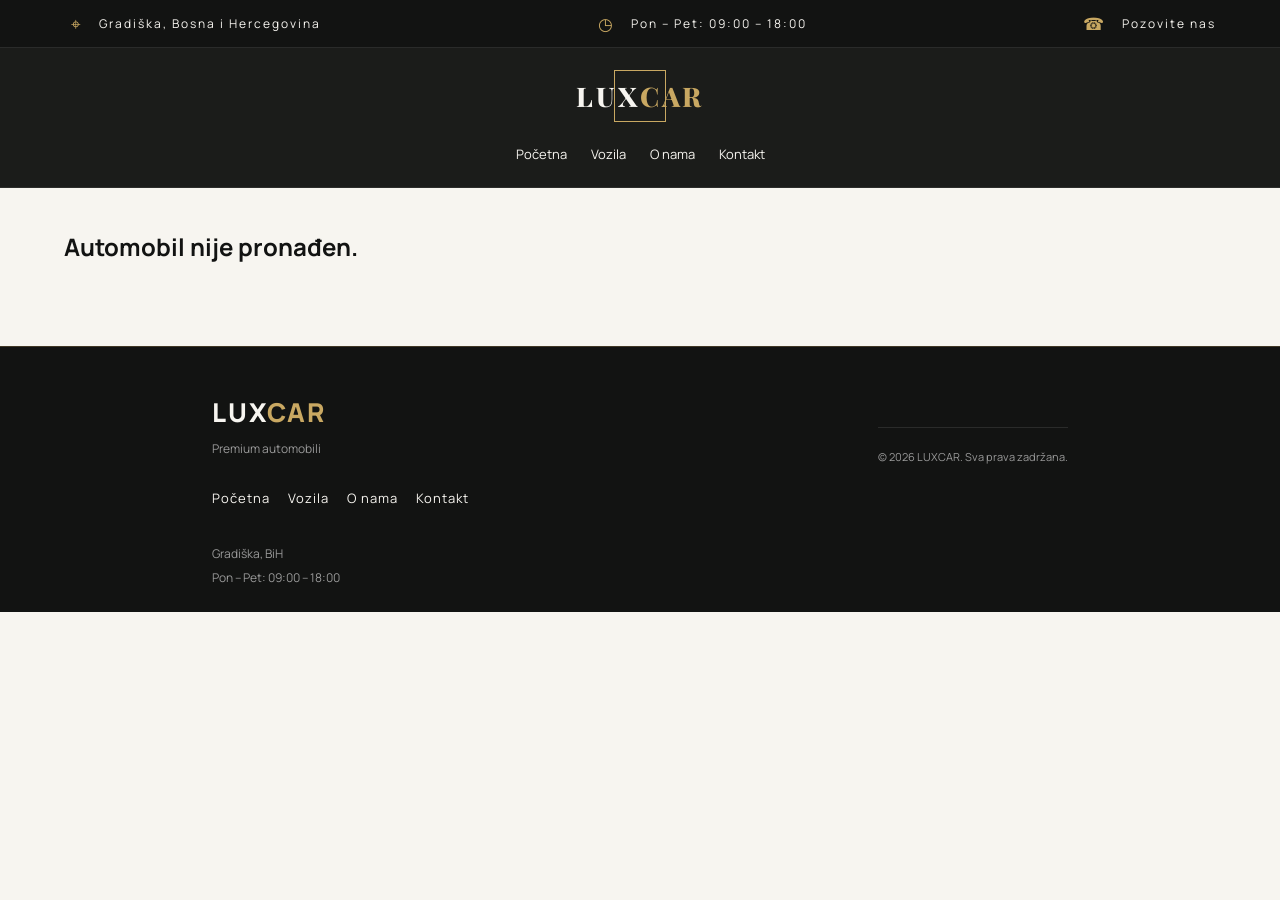
<file: luxcar/detalji.html>
<!doctype html>
<html lang="bs">
  <head>
    <meta charset="UTF-8" />
    <meta name="viewport" content="width=device-width, initial-scale=1.0" />

    <title>Peugeot 2008 | LUXCAR</title>

    <link rel="preconnect" href="https://fonts.googleapis.com" />
    <link rel="preconnect" href="https://fonts.gstatic.com" crossorigin />
    <link
      href="https://fonts.googleapis.com/css2?family=Manrope:wght@400;500;600;700;800&family=Playfair+Display:ital,wght@1,400&display=swap"
      rel="stylesheet"
    />

    <meta
      name="description"
      content="Pogledajte detalje, fotografije, cijenu i specifikacije automobila u LUXCAR salonu u Gradišci."
    />

    <meta name="robots" content="index, follow" />
    <meta name="author" content="LUXCAR" />
    <meta name="theme-color" content="#121312" />

    <link rel="stylesheet" href="./CSS/index.css" />
    <link rel="stylesheet" href="./CSS/detalji.css" />
  </head>

  <body>
    <!-- Informacije na vrhu -->
    <section class="sekcija1">
      <div class="sekcija1-sadrzaj">
        <div class="info-lokacija">
          <span>⌖</span>
          <p>Gradiška, Bosna i Hercegovina</p>
        </div>

        <div class="info-radno-vrijeme">
          <span>◷</span>
          <p>Pon – Pet: 09:00 – 18:00</p>
        </div>

        <div class="info-telefon">
          <span>☎</span>
          <a href="tel:+387XXXXXXXXX">Pozovite nas</a>
        </div>
      </div>
    </section>

    <header class="header">
      <a href="index.html" class="logo"> LUX<span>CAR</span> </a>

      <nav class="navigacija">
        <a href="./index.html">Početna</a>
        <a href="./index.html#vozila">Vozila</a>
        <a href="./index.html#prednosti">O nama</a>
        <a href="./index.html#kontakt">Kontakt</a>
      </nav>
    </header>

    <main class="detalji-main">
      <a href="./index.html#vozila" class="nazad-link"> ← Nazad na vozila </a>

      <section class="zaglavlje-vozila">
        <p class="kategorija"></p>

        <h1></h1>

        <p class="podnaslov-vozila"></p>
      </section>

      <section class="detalji-vozila">
        <div class="galerija">
          <div class="glavna-slika">
            <img src="" alt="" />

            <button
              class="strelica strelica-lijevo"
              id="prethodnaSlika"
              type="button"
              aria-label="Prikaži prethodnu fotografiju"
            >
              &#10094;
            </button>

            <button
              class="strelica strelica-desno"
              id="sljedecaSlika"
              type="button"
              aria-label="Prikaži sljedeću fotografiju"
            >
              &#10095;
            </button>
          </div>

          <div class="ostale-slike"></div>
        </div>
      </section>

      <section class="cijena-i-specifikacije">
        <div class="cijena-vozila">
          <div>
            <span>CIJENA VOZILA</span>
            <p class="cijena"></p>
          </div>

          <span class="dostupnost">
            <span class="status-tacka"></span>
            Dostupno
          </span>
        </div>

        <div class="naslov-specifikacija">
          <h2>Osnovne informacije</h2>
          <p>Najvažnije karakteristike vozila</p>
        </div>

        <div class="osnovne-specifikacije"></div>

        <button class="kontakt-dugme">Kontaktirajte nas</button>
      </section>

      <section class="tehnicki-podaci">
        <h2>Tehnički podaci</h2>
        <div class="podaci-grid"></div>
      </section>

      <section class="oprema">
        <h2>Oprema i sigurnost</h2>

        <div class="oprema-sadrzaj" id="opremaSadrzaj">
          <div class="oprema-grid"></div>
        </div>

        <button
          class="oprema-toggle"
          id="prikaziOpremu"
          type="button"
          aria-expanded="false"
          aria-controls="opremaSadrzaj"
        >
          Prikaži svu opremu
          <span>↓</span>
        </button>
      </section>

      <section class="kontakt-vozila">
        <div class="kontakt-tekst">
          <span>IMATE PITANJA?</span>
          <h2>Da li je ovo vaš sljedeći automobil?</h2>
          <p>
            Kontaktirajte nas za više informacija, dodatne fotografije ili
            dogovor oko pregleda vozila.
          </p>
        </div>

        <div class="kontakt-dugmad">
          <a href="#" class="kontakt-poziv" id="pozoviSalon">
            ☎ Pozovite nas
          </a>

          <a
            href="#"
            class="kontakt-whatsapp"
            id="whatsappSalon"
            target="_blank"
            rel="noopener noreferrer"
          >
            WhatsApp →
          </a>
        </div>
      </section>
    </main>

    <!-- Footer -->
    <footer class="footer">
      <div class="footer-sadrzaj">
        <div class="footer-logo">
          <a href="index.html">LUX<span>CAR</span></a>
          <p>Premium automobili</p>
        </div>

        <div class="footer-linkovi">
          <a href="index.html">Početna</a>
          <a href="./index.html#vozila">Vozila</a>
          <a href="./index.html#prednosti">O nama</a>
          <a href="./index.html#kontakt">Kontakt</a>
        </div>

        <div class="footer-kontakt">
          <p>Gradiška, BiH</p>
          <p>Pon – Pet: 09:00 – 18:00</p>
        </div>
      </div>

      <div class="footer-dno">
        <p>© 2026 LUXCAR. Sva prava zadržana.</p>
      </div>
    </footer>
    <script src="./js/cars.js"></script>
    <script src="./js/detalji.js"></script>
  </body>
</html>
</file>
<file: beauty-salon-demo/style.css>
:root{--ink:#263126;--cream:#f6f1ea;--warm:#e8ddd1;--rose:#c98c83;--line:#d8cec2}*{box-sizing:border-box}html{scroll-behavior:smooth}body{margin:0;background:var(--cream);color:var(--ink);font-family:'DM Sans',sans-serif;font-size:15px}.notice{padding:9px;text-align:center;font-size:10px;font-weight:700;letter-spacing:1.6px;background:var(--ink);color:#fff}header{height:92px;display:flex;align-items:center;justify-content:space-between;padding:0 6.5%;border-bottom:1px solid var(--line);position:relative;z-index:3}.brand{font:600 34px 'Playfair Display',serif;letter-spacing:-2px;color:var(--ink);text-decoration:none}.brand span{color:var(--rose)}nav{display:flex;gap:32px;margin-left:auto;margin-right:42px}nav a{color:var(--ink);text-decoration:none;font-size:12px;letter-spacing:.9px;text-transform:uppercase}.button{display:inline-flex;gap:22px;align-items:center;background:var(--ink);color:#fff;text-decoration:none;padding:17px 22px;font-size:12px;text-transform:uppercase;letter-spacing:1px;border:0;cursor:pointer}.button b{font-size:19px;font-weight:400}.button-small{padding:12px 15px;font-size:10px}.menu{display:none}.hero{min-height:650px;display:grid;grid-template-columns:56% 44%;position:relative}.hero-copy{padding:14vh 12% 70px}.eyebrow{font-size:10px;letter-spacing:2px;font-weight:700;margin:0 0 25px;color:#6c756b}.hero h1,h2{font:500 clamp(44px,5vw,76px)/1.04 'Playfair Display',serif;letter-spacing:-2.5px;margin:0}.hero h1 em,h2 em,.quote em{color:var(--rose);font-weight:500}.lead{font-size:17px;line-height:1.6;max-width:350px;margin:29px 0 37px;color:#5c655c}.hero-photo{background:linear-gradient(90deg,rgba(32,42,32,.13),rgba(32,42,32,.04)),url('https://images.unsplash.com/photo-1560750588-73207b1ef5b8?auto=format&fit=crop&w=1200&q=85') center/cover}.stamp{width:120px;height:120px;border:1px solid #fff;border-radius:50%;color:#fff;display:flex;flex-direction:column;justify-content:center;align-items:center;text-align:center;font-size:8px;letter-spacing:1px;margin:40px}.stamp strong{font:500 43px 'Playfair Display';line-height:1.1}.vertical{position:absolute;bottom:26px;left:6.5%;font-size:9px;letter-spacing:2px;writing-mode:vertical-rl}.intro{padding:150px 15%;text-align:center;max-width:1050px;margin:auto}.intro h2{font-size:clamp(38px,4.2vw,61px)}.intro>p:not(.eyebrow){max-width:500px;line-height:1.75;color:#5f685f;margin:30px auto}.text-link{display:inline-block;color:var(--ink);text-decoration:none;border-bottom:1px solid var(--ink);padding-bottom:7px;text-transform:uppercase;font-size:11px;letter-spacing:1.2px;font-weight:700}.text-link span{font-size:18px;margin-left:12px}.services{padding:105px 7% 115px;background:var(--warm)}.section-heading{display:flex;justify-content:space-between;align-items:end;margin-bottom:55px}.section-heading h2,.prices h2,.booking h2{font-size:55px}.section-heading>p{max-width:290px;line-height:1.65;color:#5c655c}.service-grid{display:grid;grid-template-columns:repeat(3,1fr);gap:30px}.service-grid article span{font-size:11px;color:#6d756c}.service-img{height:340px;margin:15px 0 23px;background-position:center;background-size:cover}.nails{background-image:url('https://images.unsplash.com/photo-1610992015732-2449b76344bc?auto=format&fit=crop&w=800&q=80')}.face{background-image:url('https://images.unsplash.com/photo-1570172619644-dfd03ed5d881?auto=format&fit=crop&w=800&q=80')}.lashes{background-image:url('https://images.unsplash.com/photo-1515377905703-c4788e51af15?auto=format&fit=crop&w=800&q=80')}.service-grid h3{font:600 16px 'DM Sans';letter-spacing:1.4px;margin:0 0 12px}.service-grid p{color:#5c655c;line-height:1.55;max-width:270px;margin:0 0 17px}.service-grid a{font-size:10px;text-transform:uppercase;letter-spacing:1px;color:var(--ink);font-weight:700}.quote{background:var(--ink);color:#fff;padding:120px 12%;text-align:center}.quote p{font:500 clamp(35px,4.7vw,65px)/1.18 'Playfair Display';max-width:1000px;margin:0 auto 27px;letter-spacing:-1.8px}.quote span{font-size:10px;letter-spacing:1.8px;color:#b8c1b6}.prices{display:grid;grid-template-columns:42% 58%;padding:130px 12%;gap:60px}.prices>div>p:not(.eyebrow),.booking>div>p:not(.eyebrow){color:#60695f;line-height:1.7;max-width:300px;margin-top:25px}.price-list>div{display:grid;grid-template-columns:1fr 100px 80px;gap:15px;padding:20px 0;border-bottom:1px solid var(--line)}.price-list b{font-size:15px}.price-list span{color:#777;font-size:13px}.price-list strong{text-align:right;font-size:14px}.price-list .text-link{margin-top:28px}.booking{background:#e1c5be;display:grid;grid-template-columns:45% 55%;padding:110px 12%;gap:70px}.booking form{display:grid;gap:16px}label{font-size:10px;font-weight:700;letter-spacing:1.3px;text-transform:uppercase}input,select{display:block;width:100%;background:transparent;border:0;border-bottom:1px solid rgba(38,49,38,.45);padding:11px 0;font:15px 'DM Sans';color:var(--ink);outline:none}.form-button{justify-content:space-between;margin-top:15px;width:100%}form small{font-size:10px;color:#657063;line-height:1.4}footer{padding:65px 7% 28px;background:#1e291f;color:#f9f4ec;display:grid;grid-template-columns:2fr 1fr 1.3fr 1.6fr;gap:30px;position:relative}footer .brand{color:#f9f4ec}footer div{display:flex;flex-direction:column;gap:8px;font-size:13px;line-height:1.6}footer p{color:#9da99b;font-size:9px;font-weight:700;letter-spacing:1.7px;margin:4px 0 8px}footer a{color:#f9f4ec;text-decoration:none}footer small{position:absolute;bottom:18px;left:7%;font-size:9px;color:#9da99b}@media(max-width:760px){header{height:72px;padding:0 6%}nav,header>.button{display:none}.menu{display:block;background:none;border:0;width:32px;height:32px}.menu i{display:block;width:23px;height:1px;background:var(--ink);margin:6px}.menu.open+i{}nav.open{display:flex;position:absolute;top:71px;left:0;right:0;margin:0;padding:25px 6%;background:var(--cream);border-bottom:1px solid var(--line);flex-direction:column;gap:18px}.hero{grid-template-columns:1fr;min-height:auto}.hero-copy{padding:80px 8% 65px}.hero-photo{height:440px}.vertical{display:none}.intro{padding:92px 8%}.services{padding:75px 8%}.section-heading{display:block}.section-heading>p{margin-top:25px}.service-grid{grid-template-columns:1fr;gap:50px}.service-img{height:380px}.prices,.booking{grid-template-columns:1fr;padding:80px 8%;gap:45px}.price-list>div{grid-template-columns:1fr 66px}.price-list span{display:none}.booking{gap:35px}footer{grid-template-columns:1fr 1fr;padding:55px 8% 55px;gap:30px}footer .brand{grid-column:1/-1}.section-heading h2,.prices h2,.booking h2{font-size:44px}}
</file>
<file: cafe-demo/style.css>
:root{--brown:#34261f;--coffee:#795847;--muted:#88796e;--cream:#f8f4ed;--paper:#fffdf9;--sand:#e7d9c9;--serif:'Playfair Display',Georgia,serif;--sans:'DM Sans',Arial,sans-serif}*{box-sizing:border-box}html{scroll-behavior:smooth}body{margin:0;color:var(--brown);background:var(--paper);font-family:var(--sans);-webkit-font-smoothing:antialiased}a{color:inherit;text-decoration:none}.header{height:76px;padding:0 7%;display:flex;align-items:center;justify-content:space-between;background:var(--paper);position:relative;z-index:4}.logo{display:flex;align-items:center;gap:10px;font-size:13px;font-weight:700;letter-spacing:.2em}.logo-icon{height:35px;width:35px;border-radius:50%;border:1px solid var(--coffee);display:grid;place-items:center;color:var(--coffee);font:italic 22px var(--serif);letter-spacing:0}.logo small{display:block;font-size:7px;letter-spacing:.18em;color:var(--muted);margin-top:4px}.nav{display:flex;align-items:center;gap:32px;font-size:11px}.nav>a:not(.button){color:#66564b}.button{display:inline-flex;align-items:center;justify-content:center;gap:24px;padding:15px 20px;font:600 10px var(--sans);letter-spacing:.04em;border:0;cursor:pointer;transition:transform .2s,background .2s}.button:hover{transform:translateY(-2px)}.button-light{background:var(--cream);color:var(--brown)}.button-light:hover{background:#fff}.button-dark{background:var(--brown);color:#fff}.button-dark:hover{background:var(--coffee)}.menu-button{display:none}.hero{position:relative;min-height:650px;background:#604b3e;display:flex;align-items:center;overflow:hidden;color:white}.hero-bg{position:absolute;inset:0;background:linear-gradient(90deg,rgba(38,26,19,.85),rgba(38,26,19,.43) 48%,rgba(38,26,19,.04)),url('https://images.unsplash.com/photo-1442512595331-e89e73853f31?auto=format&fit=crop&w=1900&q=85') center 52%/cover}.hero-copy{position:relative;width:min(610px,75%);padding:84px 0 83px 11%}.kicker{margin:0 0 20px;color:#a68165;font-size:9px;font-weight:700;letter-spacing:.21em}.hero .kicker{color:#e1c7ad}.kicker span{display:inline-block;width:22px;height:1px;background:currentColor;margin-right:9px;vertical-align:middle}h1,h2{font:500 clamp(43px,6.5vw,76px)/1.08 var(--serif);letter-spacing:-.04em;margin:0 0 20px}h1 em,h2 em{font-weight:500;color:#c99d7c}.hero-text{font-size:12px;line-height:1.9;color:#f1e7de;max-width:375px;margin:0 0 28px}.hero-buttons{display:flex;align-items:center;gap:24px}.under-link{font-size:10px;font-weight:600}.under-link span{padding-left:7px}.hero .under-link{color:#fff}.open-note{display:flex;align-items:center;gap:8px;font-size:9px;color:#f1e7de;margin-top:56px}.open-note b{color:white;font-weight:600}.open-dot{height:6px;width:6px;border-radius:50%;background:#a9c18c}.hero-caption{position:absolute;right:7%;bottom:30px;font-size:8px;letter-spacing:.2em;color:#ffffffba}.section{padding:90px 11%}.welcome{text-align:center;max-width:850px;margin:auto}.welcome h2{font-size:clamp(36px,4.7vw,55px);line-height:1.2;margin-bottom:20px}.welcome>p:not(.kicker){max-width:540px;margin:0 auto 22px;color:var(--muted);font-size:12px;line-height:1.9}.dark-link{color:var(--coffee)}.menu-section{background:var(--cream);padding-top:78px;padding-bottom:85px}.section-top{display:flex;justify-content:space-between;align-items:end;margin-bottom:28px}.section-top .kicker{margin-bottom:12px}.section-top h2,.visit h2{font-size:43px;margin:0}.menu-note{font-size:10px;line-height:1.7;color:var(--muted);text-align:right}.menu-grid{display:grid;grid-template-columns:repeat(3,1fr);gap:20px}.menu-image{height:250px;background-size:cover;background-position:center}.coffee-img{background-image:url('https://images.unsplash.com/photo-1509042239860-f550ce710b93?auto=format&fit=crop&w=800&q=80')}.toast-img{background-image:url('https://images.unsplash.com/photo-1525351484163-7529414344d8?auto=format&fit=crop&w=800&q=80')}.pastry-img{background-image:url('https://images.unsplash.com/photo-1555507036-ab1f4038808a?auto=format&fit=crop&w=800&q=80')}.menu-item{position:relative}.menu-title{display:flex;justify-content:space-between;align-items:baseline;gap:8px;margin-top:15px}.menu-title h3{font:500 18px var(--serif);margin:0}.menu-title b{font-size:10px;color:var(--coffee);white-space:nowrap}.menu-item>p{font-size:10px;line-height:1.7;color:var(--muted);margin:7px 0}.tag{font-size:7px;letter-spacing:.15em;color:var(--coffee);font-weight:700}.menu-disclaimer{text-align:right;font-size:8px;color:#98877a;margin:27px 0 0}.feature{display:grid;grid-template-columns:1.05fr .95fr;min-height:430px;background:#ede4d9}.feature-image{min-height:390px;background:url('https://images.unsplash.com/photo-1445116572660-236099ec97a0?auto=format&fit=crop&w=1200&q=85') center/cover}.feature-copy{align-self:center;padding:55px 12%}.feature-copy h2{font-size:clamp(34px,4vw,49px)}.feature-copy>p:not(.kicker){max-width:350px;color:var(--muted);font-size:11px;line-height:1.9;margin-bottom:23px}.visit{display:grid;grid-template-columns:.7fr 1.3fr;gap:7%;align-items:start}.visit-heading .kicker{margin-bottom:13px}.visit-grid{display:grid;grid-template-columns:repeat(3,1fr);gap:20px;padding-top:10px}.visit-label{font-size:8px;font-weight:700;letter-spacing:.16em;color:var(--coffee)}.visit-grid p{margin:12px 0 9px;font-size:10px;line-height:1.9;color:var(--muted)}.visit-grid p b{color:var(--brown);font-weight:500;white-space:nowrap}.visit-grid p a{color:inherit}.visit-grid .under-link{font-size:9px}.reservation{display:grid;grid-template-columns:1fr 1fr;gap:12%;align-items:center;background:#423127;color:white;padding:78px 11%}.reservation .kicker{color:#c99d7c}.reservation-copy h2{font-size:53px}.reservation-copy>p:not(.kicker){max-width:350px;font-size:11px;line-height:1.8;color:#d1c3b7}.reservation-form{background:#f8f4ed;color:var(--brown);padding:26px 28px;display:flex;flex-direction:column}.reservation-form label{font-size:9px;font-weight:600;margin-bottom:7px}.reservation-form input,.reservation-form select{width:100%;height:42px;padding:0 11px;border:1px solid #e6dbcf;border-radius:0;background:#fffdf9;color:var(--brown);font:10px var(--sans);margin-bottom:15px}.reservation-form input:focus,.reservation-form select:focus{outline:1px solid var(--coffee)}.form-row{display:grid;grid-template-columns:1fr 1fr;gap:12px}.submit-button{width:100%;background:var(--brown);color:white}.submit-button:hover{background:var(--coffee)}.form-message{font-size:8px;line-height:1.5;color:var(--muted);margin:10px 0 0}.form-message.success{color:#467354}.footer{background:#2b211b;color:white;padding:35px 11% 18px}.footer-logo{color:white}.footer-logo small{color:#c6b7a9}.footer>p{font:italic 16px var(--serif);color:#d0c0b2;margin:18px 0 30px}.footer-bottom{border-top:1px solid #ffffff28;padding-top:16px;display:flex;justify-content:space-between;color:#c6b7a9;font-size:8px}.footer-bottom div{display:flex;gap:20px}.footer-bottom a:hover{color:white}
@media(min-width:1200px){.hero{min-height:720px}.hero-copy{padding-left:14%}.section{padding-left:14%;padding-right:14%}.menu-section{padding-top:88px;padding-bottom:95px}.menu-image{height:300px}.reservation{padding-left:14%;padding-right:14%}}
@media(max-width:700px){.header{height:66px;padding:0 6%}.logo{font-size:11px}.logo-icon{width:32px;height:32px}.menu-button{display:flex;width:40px;height:40px;border:0;background:none;flex-direction:column;align-items:center;justify-content:center;gap:6px}.menu-button span{width:20px;height:1px;background:var(--brown);transition:transform .2s}.menu-button[aria-expanded=true] span:first-child{transform:translateY(3.5px) rotate(45deg)}.menu-button[aria-expanded=true] span:last-child{transform:translateY(-3.5px) rotate(-45deg)}.nav{display:none;position:absolute;left:0;right:0;top:66px;background:var(--paper);padding:15px 6% 25px;box-shadow:0 12px 18px #24170f17;flex-direction:column;align-items:stretch;gap:0}.nav.open{display:flex}.nav>a:not(.button){padding:14px 0;border-bottom:1px solid #eee5db}.nav-reserve{margin-top:16px}.hero{min-height:690px;align-items:flex-end}.hero-bg{background-image:linear-gradient(0deg,rgba(38,26,19,.92),rgba(38,26,19,.55) 48%,rgba(38,26,19,.08)),url('https://images.unsplash.com/photo-1442512595331-e89e73853f31?auto=format&fit=crop&w=1000&q=85');background-position:center,58% top;background-size:cover,auto 57%;background-repeat:no-repeat}.hero-copy{width:100%;padding:290px 7% 43px}.hero h1{font-size:51px;margin-bottom:15px}.hero-text{font-size:11px;max-width:330px;margin-bottom:21px}.hero-buttons{gap:19px;flex-wrap:wrap}.button{padding:14px 16px;gap:17px}.open-note{margin-top:33px}.hero-caption{font-size:7px;right:7%;top:44%;bottom:auto;writing-mode:vertical-rl}.section{padding:64px 7%}.welcome h2{font-size:36px}.welcome>p:not(.kicker){font-size:11px}.menu-section{padding-top:60px;padding-bottom:66px}.section-top{align-items:flex-start;flex-direction:column;gap:9px}.section-top h2,.visit h2{font-size:38px}.menu-note{text-align:left}.menu-grid{grid-template-columns:1fr;gap:26px}.menu-image{height:220px}.menu-title h3{font-size:19px}.feature{grid-template-columns:1fr}.feature-image{min-height:245px}.feature-copy{padding:38px 7% 43px}.feature-copy h2{font-size:39px}.visit{grid-template-columns:1fr;gap:27px}.visit-grid{grid-template-columns:1fr 1fr;row-gap:24px}.reservation{grid-template-columns:1fr;gap:25px;padding:60px 7%}.reservation-copy h2{font-size:46px}.reservation-form{padding:22px 18px}.footer{padding:30px 7% 17px}.footer-bottom{flex-direction:column;gap:14px}.footer-bottom div{gap:17px;flex-wrap:wrap}}
@media(prefers-reduced-motion:reduce){html{scroll-behavior:auto}*,*::before,*::after{transition:none!important}}
</file>
<file: insomnia-demo/styles.css>
:root{--ink:#120f15;--ink-soft:#1c1720;--paper:#f0edf1;--purple:#a84ed5;--pink:#ef5cad;--lime:#badb76;--muted:#a8a1ac;--serif:Georgia,"Times New Roman",serif;--sans:Arial,Helvetica,sans-serif}*{box-sizing:border-box}html{scroll-behavior:smooth;scroll-padding-top:82px}body{margin:0;background:var(--paper);color:var(--ink);font-family:var(--sans);-webkit-font-smoothing:antialiased}a{color:inherit;text-decoration:none}img{display:block;width:100%;height:100%;object-fit:cover}.site-header{height:80px;padding:0 6%;display:flex;align-items:center;justify-content:space-between;background:var(--ink);color:#f3eff4;position:relative;z-index:5}.brand{display:flex;align-items:center;gap:11px}.brand-symbol{width:41px;height:41px;border-radius:50%;border:1px solid #a783b7;display:grid;place-items:center;font:italic 25px var(--serif);color:#f283c6;position:relative}.brand-symbol span{font-size:14px;position:absolute;right:8px;bottom:6px;color:#c0e18c}.brand-copy{line-height:1.4}.brand-copy b{font-size:11px;letter-spacing:3px}.brand-copy small{display:block;font-size:7px;letter-spacing:2px;color:#b8aeba}.main-nav{display:flex;align-items:center;gap:36px;font-size:9px;letter-spacing:1.8px;text-transform:uppercase}.main-nav>a:not(.nav-cta){color:#d4ced7;transition:color .2s}.main-nav>a:hover{color:var(--pink)}.nav-cta{border:1px solid #71627b;padding:13px 16px}.nav-cta span{margin-left:21px;color:#db86df}.menu-toggle{display:none}.hero{height:min(760px,calc(100vh - 80px));min-height:580px;position:relative;overflow:hidden;background:#19121b;color:#faf6fa}.hero-image,.hero-overlay{position:absolute;inset:0}.hero-image{background:url('assets/photo4.jpg') center 52%/cover;transform:scale(1.02);animation:arrive 1.1s ease-out both}.hero-overlay{background:linear-gradient(90deg,rgba(17,12,19,.78),rgba(17,12,19,.35) 58%,rgba(17,12,19,.08)),linear-gradient(0deg,rgba(18,12,20,.42),transparent 30%)}.hero-content{position:absolute;left:12%;top:49%;transform:translateY(-50%);max-width:610px}.eyebrow{font-size:8px;letter-spacing:2.6px;font-weight:700}.hero .eyebrow{color:#e8ddea}.eyebrow-line{display:inline-block;width:25px;border-top:1px solid var(--pink);vertical-align:middle;margin-right:11px}.hero h1,.intro h2,.mood h2,.moments h2,.gallery-heading h2,.contact h2{font:400 clamp(52px,7.3vw,96px)/.96 var(--serif);letter-spacing:-3px;margin:26px 0}.hero h1 em,.intro h2 em,.mood h2 em,.moments h2 em,.gallery-heading h2 em,.contact h2 em{font-weight:400;color:#e5a5df}.hero-copy{font:15px/1.8 var(--serif);color:#e0d9e2;max-width:350px;margin:0 0 30px}.button{display:inline-flex;align-items:center;justify-content:space-between;gap:33px;padding:16px 19px;font-size:8px;letter-spacing:1.8px;text-transform:uppercase;transition:background .2s,color .2s}.button span{font-size:16px}.button-light{background:#f1eaf1;color:#18131a}.button-light:hover{background:#efb3de}.hero-bottom{position:absolute;bottom:27px;left:6%;right:6%;display:flex;justify-content:space-between;color:#e7dce7;font-size:7px;letter-spacing:1.8px}.hero-mark{position:absolute;right:6%;top:48%;writing-mode:vertical-rl;font-size:8px;letter-spacing:2px}.hero-mark i{display:inline-block;height:37px;border-left:1px solid #dfa0db;margin:12px 0}.section-wrap{padding:125px 11%}.intro{position:relative;display:grid;grid-template-columns:.8fr 1.25fr 1fr;gap:38px;min-height:650px;align-items:start;overflow:hidden}.section-kicker{display:flex;gap:15px;align-items:center;font-size:8px;letter-spacing:2px;color:#807681;padding-top:6px}.section-kicker span:first-child{font:italic 16px var(--serif);color:#b14fbf}.intro-copy{position:relative;z-index:1}.intro-copy .eyebrow,.moments .eyebrow,.gallery-heading .eyebrow{color:#a347ae}.intro h2,.mood h2,.moments h2,.gallery-heading h2,.contact h2{font-size:clamp(42px,5.2vw,68px);letter-spacing:-2px;margin:18px 0 25px}.intro h2 em,.moments h2 em,.gallery-heading h2 em{color:#9951a3}.intro-copy>p:not(.eyebrow),.mood-copy>p:not(.eyebrow){font:15px/1.9 var(--serif);color:#716a75;max-width:400px}.text-link{display:inline-block;margin-top:15px;padding-bottom:9px;border-bottom:1px solid #c083c2;font-size:8px;letter-spacing:1.6px;text-transform:uppercase}.text-link span{margin-left:24px;color:#bb53bf}.intro-photo{margin:74px 0 0;position:relative;z-index:1}.intro-photo img{height:385px;object-position:center}.intro-photo figcaption{margin-top:12px;font-size:7px;letter-spacing:1.6px;color:#827a85}.intro-orbit{position:absolute;right:20%;bottom:-44px;font:italic 70px var(--serif);letter-spacing:7px;color:rgba(169,78,194,.08);transform:rotate(-12deg)}.mood{display:grid;grid-template-columns:1.04fr .96fr;min-height:580px;background:var(--ink);color:#f1edf2}.mood-photo{min-height:580px}.mood-photo img{object-position:center 48%}.mood-copy{align-self:center;padding:75px 13%}.mood-copy .eyebrow,.contact .eyebrow{color:#dab4e1}.mood h2{font-size:clamp(42px,4.7vw,64px)}.mood h2 em{color:#dfa2df}.mood-copy>p:not(.eyebrow){color:#c5bdca;max-width:380px}.mood-note{display:flex;align-items:center;gap:13px;margin-top:39px;color:#dfbfe1;font:italic 14px var(--serif)}.note-dot{width:7px;height:7px;border-radius:50%;background:#d55bc9;box-shadow:0 0 14px #d55bc9}.moments{background:#e9e5eb;padding-bottom:110px}.moments-title{margin:58px 0 50px 17%}.moments-title h2{margin-bottom:0}.moment-grid{display:grid;grid-template-columns:repeat(3,1fr);border-block:1px solid #cbc3cf}.moment-card{padding:26px 29px 30px 0;min-height:206px}.moment-card+.moment-card{border-left:1px solid #cbc3cf;padding-left:29px}.moment-number{font-size:7px;letter-spacing:1.8px;color:#8a7e90}.moment-symbol{display:block;font:30px var(--serif);color:#b346bb;margin:19px 0 12px}.moment-card h3{font:italic 23px var(--serif);font-weight:400;margin:0 0 9px}.moment-card p{font:13px/1.7 var(--serif);color:#756e79;max-width:250px}.menu-note{font-size:9px;color:#8b838f;margin-top:22px}.gallery-section{padding:120px 11% 130px;background:#f5f2f6}.gallery-heading{display:flex;justify-content:space-between;align-items:end;margin-bottom:46px}.gallery-heading h2{margin-bottom:0}.gallery-heading>p{font:italic 14px/1.6 var(--serif);color:#786f7d}.gallery-heading>p span{margin-left:18px;color:#b041ba}.gallery-grid{display:grid;grid-template-columns:1.1fr 1fr 1fr;grid-template-rows:245px 245px;gap:12px}.gallery-card{border:0;padding:0;position:relative;overflow:hidden;background:#241b27;text-align:left;cursor:zoom-in}.gallery-card::after{content:"";position:absolute;inset:42% 0 0;background:linear-gradient(transparent,rgba(14,9,17,.72))}.gallery-card img{filter:saturate(.88);transition:transform .55s}.gallery-card:hover img{transform:scale(1.045)}.gallery-card span{position:absolute;left:17px;bottom:16px;z-index:1;color:#fff;font-size:7px;letter-spacing:1.5px}.gallery-main{grid-row:span 2}.gallery-wide{grid-column:2/4}.contact{background:#130f17;color:#f3eef3;padding:105px 11% 25px}.contact-top{max-width:660px}.contact .eyebrow{color:#d5b2de}.contact h2{font-size:clamp(52px,7vw,86px);margin-bottom:18px}.contact h2 em{color:#e1a1da}.contact-intro{font:15px/1.8 var(--serif);color:#c7bfcc}.contact-grid{display:grid;grid-template-columns:1.1fr 1fr 1fr auto;gap:25px;align-items:center;padding:45px 0 70px;margin-top:42px;border-top:1px solid #4b3e4e;border-bottom:1px solid #4b3e4e}.detail-label{font-size:7px;letter-spacing:2px;color:#d8a5df}.contact-grid p{font:14px var(--serif);margin:12px 0 7px}.contact-grid small{font-size:9px;color:#a9a0af}.button-outline{border:1px solid #8e7193;white-space:nowrap;font-size:7px}.button-outline:hover{background:#ede5ef;color:#1b1520}.contact-footer{display:flex;justify-content:space-between;align-items:center;padding-top:23px}.contact-footer>span,.contact-footer>a:last-child{font-size:7px;letter-spacing:1.6px;color:#aaa0ae}.contact-footer .brand-symbol{width:34px;height:34px;font-size:19px}.contact-footer .brand-copy b{font-size:9px}.lightbox{border:0;padding:0;background:rgba(12,8,14,.96);width:min(92vw,1000px);max-width:none;max-height:92vh;overflow:visible}.lightbox::backdrop{background:rgba(8,5,10,.9)}.lightbox img{width:100%;height:auto;max-height:86vh;object-fit:contain}.lightbox-close{position:absolute;top:-42px;right:0;border:0;background:none;color:white;font-size:32px;cursor:pointer}.no-scroll{overflow:hidden}@keyframes arrive{from{transform:scale(1.08);opacity:.7}to{transform:scale(1.02);opacity:1}}@media(max-width:900px){.site-header{padding:0 5%;height:72px}.main-nav{gap:20px}.hero{height:650px;min-height:540px}.hero-content{left:9%}.section-wrap{padding:95px 8%}.intro{grid-template-columns:.7fr 1.3fr;gap:28px}.intro-photo{grid-column:2;margin-top:20px}.intro-photo img{height:330px}.mood-copy{padding:65px 10%}.moments-title{margin-left:10%}.gallery-section{padding:95px 8%}.gallery-grid{grid-template-rows:220px 220px}.contact{padding:90px 8% 24px}.contact-grid{grid-template-columns:1fr 1fr;gap:27px}.button-outline{justify-self:start}}@media(max-width:600px){html{scroll-padding-top:66px}.site-header{height:66px}.brand-symbol{width:35px;height:35px;font-size:21px}.menu-toggle{display:flex;flex-direction:column;gap:6px;border:0;background:transparent;padding:10px}.menu-toggle span{width:22px;border-top:1px solid #eee7f0;transition:transform .2s}.menu-toggle[aria-expanded=true] span:first-child{transform:translateY(3.5px) rotate(45deg)}.menu-toggle[aria-expanded=true] span:last-child{transform:translateY(-3.5px) rotate(-45deg)}.main-nav{display:none;position:absolute;top:66px;left:0;right:0;background:#17111a;padding:16px 7% 26px;align-items:stretch;gap:0;flex-direction:column}.main-nav.is-open{display:flex}.main-nav>a{padding:16px 0;border-bottom:1px solid #3a303f}.main-nav .nav-cta{border:0;padding:16px 0}.hero{height:calc(100svh - 66px);min-height:560px;max-height:760px}.hero-image{background-position:57% center}.hero-overlay{background:linear-gradient(90deg,rgba(17,12,19,.7),rgba(17,12,19,.18)),linear-gradient(0deg,rgba(18,12,20,.55),transparent 35%)}.hero-content{left:7%;right:7%;top:48%}.hero h1{font-size:clamp(58px,14vw,78px);letter-spacing:-2px}.hero-copy{font-size:14px;max-width:290px}.hero-bottom{left:7%;right:7%;font-size:6px;letter-spacing:1px}.hero-mark{right:4%}.section-wrap{padding:75px 7%}.intro{grid-template-columns:1fr;gap:27px;min-height:0}.intro-copy{order:1}.intro h2,.mood h2,.moments h2,.gallery-heading h2{font-size:47px}.intro-photo{grid-column:auto;order:2;margin:4px 0 0 15%}.intro-photo img{height:350px}.intro-orbit{right:3%;bottom:7%;font-size:42px}.mood{grid-template-columns:1fr}.mood-photo{height:380px;min-height:380px}.mood-copy{padding:64px 7% 70px}.moments-title{margin:52px 0 37px}.moment-grid{grid-template-columns:1fr}.moment-card{min-height:0;padding:22px 0!important;border-left:0!important}.moment-card+.moment-card{border-top:1px solid #cbc3cf}.moment-symbol{margin:13px 0 8px}.moment-card p{max-width:330px;margin-bottom:3px}.gallery-section{padding:76px 7% 85px}.gallery-heading{flex-direction:column;align-items:start;gap:12px;margin-bottom:29px}.gallery-heading>p{margin:7px 0 0}.gallery-grid{grid-template-columns:1fr 1fr;grid-template-rows:235px 185px 225px;gap:9px}.gallery-main{grid-row:auto;grid-column:span 2}.gallery-wide{grid-column:span 2}.gallery-card span{left:11px;bottom:11px;font-size:6px}.contact{padding:74px 7% 20px}.contact h2{font-size:64px}.contact-grid{grid-template-columns:1fr;gap:23px;padding:34px 0 42px;margin-top:32px}.contact-footer{gap:16px;flex-wrap:wrap}.contact-footer>span{order:3;width:100%}.contact-footer>a:last-child{margin-left:auto}.button{gap:27px}}
</file>
<file: petica-demo/styles.css>
@charset "UTF-8";
:root{--ink:#191916;--paper:#eeece5;--cream:#d7d1c2;--olive:#9ca078;--muted:#aaa89e;--serif:Georgia,"Times New Roman",serif;--sans:Arial,Helvetica,sans-serif}*{box-sizing:border-box}html{scroll-behavior:smooth;scroll-padding-top:84px}body{margin:0;background:var(--paper);color:var(--ink);font-family:var(--sans);-webkit-font-smoothing:antialiased}a{color:inherit;text-decoration:none}img{display:block;width:100%;height:100%;object-fit:cover}.site-header{height:82px;padding:0 6.5%;display:flex;align-items:center;justify-content:space-between;background:var(--ink);color:var(--paper);position:relative;z-index:5}.brand{display:flex;align-items:center;gap:12px}.brand-mark{height:40px;width:40px;border:1px solid #aaa68e;border-radius:50%;display:grid;place-items:center;font:italic 22px var(--serif);color:#d5cfb8}.brand-name{font-size:11px;letter-spacing:2px;line-height:1.35}.brand-name b{font-weight:700}.brand-name small{display:block;font-size:8px;letter-spacing:3px;color:#b4b0a2}.main-nav{display:flex;align-items:center;gap:38px;font-size:10px;letter-spacing:1.6px;text-transform:uppercase}.main-nav>a{transition:color .2s}.main-nav>a:hover{color:#c2bd9f}.nav-contact{border:1px solid #777568;padding:13px 17px}.nav-contact span{margin-left:20px}.menu-toggle{display:none}.hero{height:min(740px,calc(100vh - 82px));min-height:580px;position:relative;background:#24221c;color:#f3f0e8;overflow:hidden}.hero-image,.hero-shade{position:absolute;inset:0}.hero-image{background:url('assets/photo2.jpg') center 49%/cover;transform:scale(1.025);animation:hero-in 1.2s ease-out both}.hero-shade{background:linear-gradient(90deg,rgba(20,19,16,.84),rgba(20,19,16,.52) 48%,rgba(20,19,16,.04)),linear-gradient(0deg,rgba(18,18,15,.45),transparent 25%)}.hero-content{position:absolute;left:12%;top:50%;transform:translateY(-48%);max-width:580px}.eyebrow{font-size:9px;font-weight:700;letter-spacing:2.8px}.hero .eyebrow{color:#d6d0bd}.hero .eyebrow i{display:inline-block;width:23px;border-top:1px solid #b6b08f;vertical-align:middle;margin-right:12px}.hero h1,.intro h2,.mood h2,.offer h2,.gallery-head h2,.contact h2{font:400 clamp(48px,7vw,92px)/.99 var(--serif);letter-spacing:-3px;margin:29px 0}.hero h1 em,.intro h2 em,.mood h2 em,.offer h2 em,.gallery-head h2 em,.contact h2 em{font-weight:400;color:#c3bea5}.hero-copy{font:15px/1.8 var(--serif);color:#d0cdc3;max-width:360px;margin:0 0 32px}.button{display:inline-flex;align-items:center;justify-content:space-between;gap:42px;padding:16px 19px;font-size:9px;letter-spacing:1.8px;text-transform:uppercase;transition:background .2s,color .2s}.button span{font-size:16px}.button-light{background:#e5e0d2;color:#1d1d19}.button-light:hover{background:#c9c3a8}.hero-foot{position:absolute;bottom:27px;left:6.5%;right:6.5%;display:flex;justify-content:space-between;font-size:8px;letter-spacing:2px;color:#d0cdbf}.hero-index{position:absolute;right:6.5%;top:50%;writing-mode:vertical-rl;font-size:9px;letter-spacing:2px}.hero-index i{height:40px;border-left:1px solid #c4bda3;display:inline-block;margin:11px 0}.section-wrap{padding:130px 12%}.intro{position:relative;display:grid;grid-template-columns:1fr 1.4fr 1.1fr;gap:42px;min-height:650px;align-items:start;overflow:hidden}.section-label{display:flex;gap:16px;align-items:center;font-size:8px;letter-spacing:2px;color:#777568;padding-top:6px}.section-label span:first-child{font:italic 16px var(--serif);color:#958f72}.intro-content{padding-top:0;position:relative;z-index:1}.intro-content .eyebrow,.offer .eyebrow,.gallery-head .eyebrow,.contact .eyebrow{color:#89866e}.intro h2,.mood h2,.offer h2,.gallery-head h2,.contact h2{font-size:clamp(44px,5.2vw,68px);letter-spacing:-2.3px;margin:19px 0 28px}.intro h2 em,.offer h2 em,.gallery-head h2 em{color:#918d70}.body-copy,.mood-copy>p:not(.eyebrow){font:15px/1.9 var(--serif);color:#6c6b62;max-width:390px}.text-link{display:inline-block;margin-top:17px;padding-bottom:9px;border-bottom:1px solid #a6a28e;font-size:9px;letter-spacing:1.6px;text-transform:uppercase}.text-link span{margin-left:24px}.intro-photo{margin:80px 0 0;position:relative;z-index:1}.intro-photo img{height:390px;object-position:center}.intro-photo figcaption{margin-top:12px;font-size:8px;letter-spacing:1.7px;color:#807d70}.intro-stamp{position:absolute;left:40%;bottom:6%;font:italic 200px/.7 var(--serif);color:rgba(136,132,104,.08)}.intro-stamp span{font-size:110px;margin-left:80px}.mood{display:grid;grid-template-columns:1.05fr .95fr;background:#1b1b18;color:#eeece5;min-height:580px}.mood-photo{min-height:580px}.mood-photo img{object-position:center 42%}.mood-copy{padding:clamp(65px,9vw,130px) 13%;align-self:center}.mood-copy .eyebrow{color:#b2ae91}.mood h2{font-size:clamp(40px,4.6vw,62px)}.mood h2 em{color:#bcb79a}.mood-copy>p:not(.eyebrow){color:#c3c0b5;max-width:380px}.mood-note{display:flex;align-items:center;gap:16px;margin-top:44px;color:#bdb9a7;font:italic 15px var(--serif)}.note-line{width:36px;border-top:1px solid #918e78}.offer{background:#e6e3db;padding-bottom:120px}.offer-heading{margin:65px 0 56px 18%}.offer-heading h2{margin-bottom:0}.offer-grid{display:grid;grid-template-columns:repeat(3,1fr);border-top:1px solid #c9c5b8;border-bottom:1px solid #c9c5b8}.offer-card{padding:28px 32px 32px 0;min-height:210px}.offer-card+.offer-card{border-left:1px solid #c9c5b8;padding-left:32px}.offer-num{font-size:8px;letter-spacing:1.7px;color:#828071}.offer-icon{display:block;font:32px var(--serif);color:#a19c7d;margin:20px 0 13px}.offer-card h3{font:italic 24px var(--serif);font-weight:400;margin:0 0 8px}.offer-card p{font:13px/1.7 var(--serif);color:#77746a;max-width:250px}.menu-note{font-size:10px;color:#868276;margin-top:24px}.gallery-section{padding:125px 12% 135px;background:#f2f0ea}.gallery-head{display:flex;justify-content:space-between;align-items:end;margin-bottom:50px}.gallery-head h2{margin-bottom:0}.gallery-head>p{font:italic 14px/1.6 var(--serif);color:#77746a}.gallery-head>p span{margin-left:18px}.gallery-grid{display:grid;grid-template-columns:1.2fr 1fr 1fr;grid-template-rows:260px 260px;gap:13px}.gallery-item{border:0;padding:0;position:relative;overflow:hidden;background:#292823;text-align:left;cursor:zoom-in}.gallery-item::after{content:"";position:absolute;inset:35% 0 0;background:linear-gradient(transparent,rgba(0,0,0,.6))}.gallery-item img{transition:transform .55s;filter:saturate(.82)}.gallery-item:hover img{transform:scale(1.04)}.gallery-item span{position:absolute;bottom:17px;left:18px;color:white;z-index:1;font-size:8px;letter-spacing:1.4px;text-transform:uppercase}.gallery-tall{grid-row:span 2}.gallery-item:last-child{grid-column:2/4}.contact{background:#1b1b18;color:#efede6;padding:110px 12% 25px;position:relative}.contact-top{max-width:660px}.contact .eyebrow{color:#b4af91}.contact h2{font-size:clamp(52px,7vw,85px);margin-bottom:17px}.contact h2 em{color:#bcb79a}.contact-intro{font:15px/1.8 var(--serif);color:#c1beb4}.contact-details{display:grid;grid-template-columns:1.1fr 1fr 1fr auto;gap:26px;align-items:center;padding:50px 0 75px;margin-top:45px;border-top:1px solid #45443c;border-bottom:1px solid #45443c}.detail-label{font-size:8px;letter-spacing:2px;color:#b2ae91}.contact-details p{font:15px var(--serif);margin:13px 0 7px}.contact-details small{font-size:10px;color:#aaa89e}.button-outline{border:1px solid #787567;white-space:nowrap;font-size:8px}.button-outline:hover{background:#e5e0d2;color:#1b1b18}.contact-bottom{display:flex;justify-content:space-between;align-items:center;padding-top:25px}.brand-footer .brand-mark{width:33px;height:33px;font-size:18px}.brand-footer .brand-name{font-size:9px}.contact-bottom>span,.contact-bottom>a:last-child{font-size:8px;letter-spacing:1.5px;color:#aaa89e}.lightbox{border:0;padding:0;background:rgba(15,15,13,.96);width:min(92vw,950px);max-width:none;max-height:92vh;overflow:visible}.lightbox::backdrop{background:rgba(12,12,10,.9)}.lightbox img{width:100%;height:auto;max-height:86vh;object-fit:contain}.lightbox-close{position:absolute;top:-42px;right:0;border:0;background:none;color:white;font-size:32px;cursor:pointer}.no-scroll{overflow:hidden}@keyframes hero-in{from{transform:scale(1.08);opacity:.65}to{transform:scale(1.025);opacity:1}}@media(max-width:900px){.site-header{padding:0 5%;height:72px}.main-nav{gap:20px}.hero{height:650px;min-height:540px}.hero-content{left:9%}.section-wrap{padding:95px 8%}.intro{grid-template-columns:.7fr 1.3fr;gap:30px}.intro-photo{grid-column:2;margin-top:20px}.intro-photo img{height:340px}.mood-copy{padding:70px 10%}.offer-heading{margin-left:10%}.gallery-section{padding:95px 8%}.gallery-grid{grid-template-rows:220px 220px}.contact{padding:90px 8% 25px}.contact-details{grid-template-columns:1fr 1fr;gap:30px}.button-outline{justify-self:start}}@media(max-width:600px){html{scroll-padding-top:66px}.site-header{height:66px}.brand-mark{width:35px;height:35px}.menu-toggle{display:flex;flex-direction:column;gap:6px;border:0;background:transparent;padding:10px}.menu-toggle span{width:22px;border-top:1px solid #e8e5dc;transition:transform .2s}.menu-toggle[aria-expanded=true] span:first-child{transform:translateY(3.5px) rotate(45deg)}.menu-toggle[aria-expanded=true] span:last-child{transform:translateY(-3.5px) rotate(-45deg)}.main-nav{display:none;position:absolute;top:66px;left:0;right:0;background:#1b1b18;padding:18px 7% 28px;align-items:stretch;gap:0;flex-direction:column}.main-nav.is-open{display:flex}.main-nav>a{padding:16px 0;border-bottom:1px solid #393830}.main-nav .nav-contact{border:0;padding:16px 0}.hero{height:calc(100svh - 66px);min-height:560px;max-height:760px}.hero-image{background-position:52% center}.hero-shade{background:linear-gradient(90deg,rgba(20,19,16,.75),rgba(20,19,16,.27)),linear-gradient(0deg,rgba(18,18,15,.5),transparent 30%)}.hero-content{left:7%;right:7%;top:49%}.hero h1{font-size:clamp(54px,13vw,76px);letter-spacing:-2px}.hero-copy{font-size:14px;max-width:280px}.hero-foot{left:7%;right:7%;font-size:7px}.hero-index{right:4%}.section-wrap{padding:76px 7%}.intro{display:grid;grid-template-columns:1fr;gap:28px;min-height:0}.section-label{order:0}.intro-content{order:1}.intro h2,.mood h2,.offer h2,.gallery-head h2{font-size:48px}.intro-photo{grid-column:auto;order:2;margin:6px 0 0 16%}.intro-photo img{height:360px}.intro-stamp{left:5%;bottom:15%;font-size:140px}.mood{grid-template-columns:1fr}.mood-photo{min-height:410px;height:410px}.mood-copy{padding:65px 7% 72px}.offer-heading{margin:54px 0 38px}.offer-grid{grid-template-columns:1fr}.offer-card{min-height:0;padding:22px 0!important;border-left:0!important}.offer-card+.offer-card{border-top:1px solid #c9c5b8}.offer-icon{margin:14px 0 9px}.offer-card p{max-width:320px;margin-bottom:3px}.gallery-section{padding:77px 7% 86px}.gallery-head{align-items:start;gap:10px;flex-direction:column;margin-bottom:30px}.gallery-head>p{margin:15px 0 0}.gallery-grid{grid-template-columns:1fr 1fr;grid-template-rows:230px 180px 230px;gap:9px}.gallery-tall{grid-row:auto;grid-column:span 2}.gallery-item:last-child{grid-column:span 2}.gallery-item span{font-size:7px;left:11px;bottom:12px}.contact{padding:75px 7% 20px}.contact h2{font-size:64px}.contact-details{grid-template-columns:1fr;gap:24px;padding:35px 0 42px;margin-top:35px}.contact-bottom{gap:20px;flex-wrap:wrap}.contact-bottom>span{order:3;width:100%}.contact-bottom>a:last-child{margin-left:auto}.button{gap:28px}}
</file>
<file: luxcar/CSS/index.css>
:root {
  --dark: #121312;
  --dark-light: #1b1c1a;
  --gold: #c9a862;
  --gold-light: #dcc17f;
  --cream: #f7f5f0;
  --white: #ffffff;
  --gray: #999999;
  --border: #e2dfd7;
}

* {
  margin: 0;
  padding: 0;
  box-sizing: border-box;
}

html {
  scroll-behavior: smooth;
  scroll-padding-top: 90px;
}

body {
  background-color: var(--cream);
  color: var(--dark);
  font-family: "Manrope", sans-serif;
  line-height: 1.6;
  overflow-x: hidden;
}

a {
  color: inherit;
}

button,
input,
select {
  font: inherit;
}

button,
a {
  -webkit-tap-highlight-color: transparent;
}

img {
  display: block;
  width: 100%;
}

.goldT {
  color: var(--gold);
}

.italik {
  color: var(--gold);
  font-family: "Playfair Display", serif;
  font-style: italic;
  font-weight: 500;
}

.eyebrow {
  font-size: 10px;
  font-weight: 700;
  letter-spacing: 3px;
  line-height: 1.8;
}


/* =========================
   2. GORNJA TRAKA
========================= */

.sekcija1 {
  padding: 9px 20px;
  background-color: var(--dark);
  color: #d6d3d1;
  text-align: center;
  font-size: 9px;
  letter-spacing: 1.5px;
}

.sekcija1 span {
  margin: 0 7px;
  color: var(--gold);
}


/* =========================
   3. HEADER I NAVIGACIJA
========================= */

.header {
  position: relative;
  z-index: 10;
  display: flex;
  align-items: center;
  min-height: 84px;
  padding: 15px 20px;
  background-color: var(--cream);
  border-bottom: 1px solid rgba(18, 19, 18, 0.08);
}

.brand {
  display: inline-flex;
  align-items: center;
  gap: 10px;
  text-decoration: none;
}

.logo {
  display: flex;
  flex-shrink: 0;
  align-items: center;
  justify-content: center;
  width: 46px;
  height: 46px;
  border: 1px solid var(--gold);
  color: var(--gold);
  font-family: "Playfair Display", serif;
  font-size: 30px;
}

.naslov {
  display: flex;
  flex-direction: column;
  justify-content: center;
}

.name {
  font-size: 23px;
  font-weight: 700;
  letter-spacing: 2px;
  line-height: 1.2;
}

.podnaslov {
  margin-top: 3px;
  color: #9a804b;
  font-size: 8px;
  font-weight: 600;
  letter-spacing: 1.5px;
}

.desktop-nav,
.header-cta {
  display: none;
}

.hamburger-nav {
  display: flex;
  flex-direction: column;
  align-items: center;
  justify-content: center;
  gap: 5px;
  width: 45px;
  height: 45px;
  margin-left: auto;
  background: transparent;
  border: 1px solid var(--gold-light);
  cursor: pointer;
}

.hamburger-nav span {
  width: 20px;
  height: 1px;
  background-color: var(--dark);
  transition: transform 0.3s ease;
}

.hamburger-nav.is-open span:first-child {
  transform: translateY(6px) rotate(45deg);
}

.hamburger-nav.is-open span:nth-child(2) {
  opacity: 0;
}

.hamburger-nav.is-open span:last-child {
  transform: translateY(-6px) rotate(-45deg);
}

.mobile-nav {
  position: absolute;
  top: 100%;
  right: 0;
  left: 0;
  display: none;
  flex-direction: column;
  padding: 10px 20px 20px;
  background-color: var(--cream);
  border-top: 1px solid var(--border);
  box-shadow: 0 12px 20px rgba(0, 0, 0, 0.08);
}

.mobile-nav.is-open {
  display: flex;
}

.mobile-nav a {
  padding: 14px 0;
  border-bottom: 1px solid var(--border);
  color: var(--dark);
  font-size: 13px;
  text-decoration: none;
}


/* =========================
   4. HERO SEKCIJA
========================= */

.mainHeading {
  position: relative;
  display: flex;
  align-items: center;
  min-height: 620px;
  padding: 55px 24px 75px;
  overflow: hidden;
  background-color: var(--dark);
  background-image: url("../slike/golf7-allstar.jpeg");
  background-size: cover;
  background-position: center;
  background-repeat: no-repeat;
}

.mainHeading::before {
  position: absolute;
  inset: 0;
  z-index: 0;
  background:
    linear-gradient(
      90deg,
      rgba(9, 10, 9, 0.96) 0%,
      rgba(9, 10, 9, 0.78) 65%,
      rgba(9, 10, 9, 0.55) 100%
    );
  content: "";
}

.hero-content {
  position: relative;
  z-index: 1;
  width: 100%;
  max-width: 900px;
}

.headingP {
  display: flex;
  align-items: center;
  gap: 12px;
  margin-bottom: 28px;
  color: var(--gold-light);
  font-size: 9px;
  font-weight: 600;
  letter-spacing: 1.5px;
}

.gold-line {
  display: inline-block;
  flex-shrink: 0;
  width: 27px;
  height: 1px;
  background-color: var(--gold);
}

.mainHeading h1 {
  max-width: 700px;
  margin-bottom: 30px;
  color: var(--white);
  font-size: clamp(43px, 10vw, 66px);
  font-weight: 500;
  letter-spacing: -2px;
  line-height: 1.12;
}

.container-opis {
  max-width: 470px;
  padding-left: 20px;
  border-left: 1px solid var(--gold);
}

.headingOpis {
  margin-bottom: 25px;
  color: #e3e1db;
  font-size: 13px;
  line-height: 1.9;
}

.hero-link {
  display: inline-flex;
  align-items: center;
  gap: 15px;
  padding-bottom: 8px;
  border-bottom: 1px solid var(--gold);
  color: var(--gold-light);
  font-size: 10px;
  font-weight: 700;
  letter-spacing: 1.5px;
  text-decoration: none;
}

.hero-link span {
  font-size: 17px;
  transition: transform 0.3s ease;
}

.hero-bottom {
  display: flex;
  align-items: center;
  gap: 12px;
  max-width: 350px;
  margin-top: 55px;
  color: #c2c0b9;
  font-size: 8px;
  letter-spacing: 1px;
}

.hero-progress {
  flex: 1;
  height: 1px;
  background: rgba(255, 255, 255, 0.25);
}

.hero-progress span {
  display: block;
  width: 25%;
  height: 100%;
  background-color: var(--gold);
}

.hero-label {
  display: none;
}


/* =========================
   5. KATALOG VOZILA
========================= */

.main {
  width: 100%;
  max-width: 1500px;
  margin: 0 auto;
  padding: 65px 20px;
}

.section-top {
  margin-bottom: 35px;
}

.section-top h2,
.advantages-heading h2 {
  margin: 12px 0;
  font-size: clamp(30px, 7vw, 43px);
  font-weight: 500;
  letter-spacing: -1.5px;
  line-height: 1.25;
}

.section-description {
  max-width: 500px;
  color: var(--gray);
  font-size: 13px;
  line-height: 1.9;
}

.text-link {
  display: inline-block;
  margin-top: 20px;
  color: var(--dark);
  font-size: 12px;
  text-decoration: none;
}

.text-link span {
  margin-left: 6px;
  color: #9a804b;
}

.catalog-info {
  display: flex;
  flex-wrap: wrap;
  justify-content: space-between;
  gap: 12px;
  margin-bottom: 20px;
  padding: 14px 0;
  border-top: 1px solid var(--border);
  border-bottom: 1px solid var(--border);
  color: var(--gray);
  font-size: 9px;
  letter-spacing: 1.5px;
}

.catalog-info strong {
  color: var(--dark);
}

.vozila-layout {
  display: grid;
  grid-template-columns: minmax(0, 1fr);
  align-items: start;
  gap: 22px;
}


/* =========================
   6. FILTERI
========================= */

.aside {
  min-width: 0;
}

.filter-form {
  width: 100%;
  padding: 22px;
  background-color: var(--white);
  border: 1px solid var(--border);
  box-shadow: 0 5px 20px rgba(0, 0, 0, 0.035);
}

.filter-heading {
  display: flex;
  align-items: center;
  justify-content: space-between;
  margin-bottom: 25px;
  padding-bottom: 15px;
  border-bottom: 1px solid var(--border);
}

.filter-heading h3 {
  font-size: 20px;
  font-weight: 600;
}

.filter-heading span {
  color: var(--gold);
  font-size: 25px;
}

.search-group {
  margin-bottom: 24px;
}

.search-group label,
.filter label {
  display: block;
  margin-bottom: 10px;
  color: #666660;
  font-size: 9px;
  font-weight: 700;
  letter-spacing: 1.5px;
}

.search-box {
  display: flex;
  align-items: center;
  width: 100%;
  height: 46px;
  border: 1px solid var(--border);
}

.search-box > span {
  padding-left: 12px;
  color: #9a804b;
  font-size: 20px;
}

.search-box input {
  width: 100%;
  min-width: 0;
  height: 100%;
  padding: 0 10px;
  border: none;
  outline: none;
  background: transparent;
  color: var(--dark);
  font-size: 12px;
}

.search-box input::placeholder {
  color: #999;
}

.search-box:focus-within {
  border-color: var(--gold);
}

.filter {
  width: 100%;
  min-width: 0;
  margin-bottom: 22px;
}

.filter select {
  width: 100%;
  min-width: 0;
  padding: 10px 0;
  border: none;
  border-bottom: 1px solid var(--border);
  border-radius: 0;
  outline: none;
  background: transparent;
  color: var(--dark);
  font-size: 12px;
  cursor: pointer;
}

.filter select:focus {
  border-bottom-color: var(--gold);
}

.primijeni-filter {
  display: flex;
  align-items: center;
  justify-content: center;
  gap: 12px;
  width: 100%;
  margin-top: 5px;
  padding: 16px 10px;
  border: 1px solid var(--dark);
  background-color: var(--dark);
  color: var(--gold-light);
  font-size: 10px;
  font-weight: 700;
  letter-spacing: 1.3px;
  cursor: pointer;
  transition: background-color 0.3s, color 0.3s;
}

.primijeni-filter span {
  font-size: 18px;
  transition: transform 0.3s ease;
}

.reset-filter {
  display: block;
  margin: 15px auto 0;
  border: none;
  background: transparent;
  color: var(--gray);
  font-size: 11px;
  text-decoration: underline;
  cursor: pointer;
}

.filter-note {
  display: flex;
  align-items: flex-start;
  gap: 12px;
  margin-top: 20px;
  padding: 18px;
  border: 1px solid var(--border);
}

.filter-note > span {
  color: var(--gold);
}

.filter-note p {
  color: var(--gray);
  font-size: 11px;
  line-height: 1.8;
}

.filter-note a {
  color: var(--dark);
  font-weight: 700;
}


/* =========================
   7. KARTICE AUTOMOBILA
========================= */

.lista-vozila {
  display: grid;
  grid-template-columns: minmax(0, 1fr);
  align-items: start;
  gap: 25px;
  min-width: 0;
}

.car-card {
  min-width: 0;
  background-color: var(--white);
  border: 1px solid var(--border);
  transition: box-shadow 0.3s ease, transform 0.3s ease;
}

.car-image {
  position: relative;
  display: block;
  height: 240px;
  overflow: hidden;
  background-color: #e8e5df;
}

.car-image img {
  width: 100%;
  height: 100%;
  object-fit: cover;
  object-position: center;
  transition: transform 0.6s ease;
}

.car-tag {
  position: absolute;
  top: 14px;
  left: 14px;
  padding: 7px 10px;
  background-color: var(--gold);
  color: var(--dark);
  font-size: 8px;
  font-weight: 800;
  letter-spacing: 1px;
}

.car-number {
  display: none;
  position: absolute;
  right: 14px;
  bottom: 10px;
  color: rgba(255, 255, 255, 0.9);
  font-family: "Playfair Display", serif;
  font-size: 32px;
  text-shadow: 0 2px 8px rgba(0, 0, 0, 0.5);
}

.car-details {
  padding: 20px;
}

.car-category {
  color: #a08751;
  font-size: 9px;
  font-weight: 700;
  letter-spacing: 1.5px;
}

.car-details h3 {
  margin: 8px 0 4px;
  font-size: 20px;
  font-weight: 600;
  line-height: 1.4;
  overflow-wrap: anywhere;
}

.car-subtitle {
  color: var(--gray);
  font-size: 11px;
}

.car-specs {
  display: flex;
  flex-wrap: wrap;
  gap: 8px;
  margin-top: 18px;
  padding: 13px 0;
  border-top: 1px solid var(--border);
  border-bottom: 1px solid var(--border);
}

.car-specs span {
  color: #55554f;
  font-size: 10px;
}

.car-specs span:not(:last-child)::after {
  margin-left: 8px;
  color: #b3a078;
  content: "/";
}

.car-bottom {
  display: flex;
  align-items: center;
  justify-content: space-between;
  gap: 10px;
  padding-top: 17px;
}

.car-price {
  font-size: 23px;
  font-weight: 700;
  line-height: 1.3;
}

.car-price span {
  color: #8a7a58;
  font-size: 11px;
  font-weight: 500;
}

.car-link {
  display: flex;
  flex-shrink: 0;
  align-items: center;
  justify-content: center;
  width: 150px;
  height: 40px;
  border: 1px solid var(--gold);
  color: var(--dark);
  font-size: 20px;
  text-decoration: none;
  transition: background-color 0.3s, color 0.3s;
}

.no-results {
  grid-column: 1 / -1;
  padding: 30px 15px;
  color: var(--gray);
  text-align: center;
  font-size: 14px;
}

.load-more-btn {
  display: block;
  margin: 40px auto;
  padding: 14px 35px;
  background: transparent;
  color: #c9a862;
  border: 1px solid #c9a862;
  font-size: 14px;
  font-weight: 600;
  cursor: pointer;
  transition: 0.3s;
}

.load-more-btn:hover {
  background: #c9a862;
  color: #121312;
}

.load-more-btn[hidden] {
  display: none;
}


/* =========================
   8. PREDNOSTI
========================= */

.prednosti {
  display: grid;
  grid-template-columns: minmax(0, 1fr);
  gap: 25px;
  padding: 35px 20px 75px;
  background-color: #eeece5;
}

.advantages-heading {
  margin-bottom: 10px;
}

.advantages-heading h2 {
  max-width: 480px;
}

.oznake {
  padding: 20px 0;
  border-top: 1px solid #d4cfc1;
}

.oznaka-sekcije {
  display: flex;
  align-items: center;
  gap: 15px;
}

.broj {
  flex-shrink: 0;
  color: #9a804b;
  font-family: "Playfair Display", serif;
  font-size: 27px;
}

.linija {
  flex: 1;
  height: 1px;
  background-color: #d0bd90;
}

.oznake h3 {
  margin-top: 23px;
  font-size: 22px;
  font-weight: 500;
  line-height: 1.5;
}

.oznake p {
  margin-top: 12px;
  color: var(--gray);
  font-size: 12px;
  line-height: 1.9;
}


/* =========================
   9. KONTAKT
========================= */

.kontakt {
  position: relative;
  overflow: hidden;
  padding: 65px 24px;
  background-color: var(--gold);
}

.kontakt-inner {
  position: relative;
  z-index: 1;
  max-width: 850px;
}

.kontakt .eyebrow {
  color: #302719;
}

.kontakt h2 {
  margin-top: 20px;
  font-size: clamp(35px, 8vw, 55px);
  font-weight: 500;
  letter-spacing: -1.5px;
  line-height: 1.2;
}

.kontakt .italik {
  color: #fffaf0;
}

.kontakt-opis {
  max-width: 500px;
  margin-top: 20px;
  color: #332c20;
  font-size: 13px;
  line-height: 1.9;
}

.kontakt-actions {
  display: flex;
  flex-direction: column;
  align-items: flex-start;
  gap: 20px;
  margin-top: 30px;
}

.kontakt-button {
  display: inline-flex;
  align-items: center;
  justify-content: center;
  gap: 20px;
  padding: 16px 22px;
  background-color: var(--dark);
  color: var(--white);
  font-size: 10px;
  font-weight: 700;
  letter-spacing: 1px;
  text-decoration: none;
  transition: background-color 0.3s ease;
}

.kontakt-button span {
  color: var(--gold);
  font-size: 18px;
}

.kontakt-secondary {
  padding-bottom: 5px;
  border-bottom: 1px solid rgba(18, 19, 18, 0.5);
  color: var(--dark);
  font-size: 12px;
  text-decoration: none;
}

.kontakt-decoration {
  position: absolute;
  right: -10px;
  bottom: -110px;
  color: rgba(18, 19, 18, 0.06);
  font-family: "Playfair Display", serif;
  font-size: 350px;
  line-height: 1;
  pointer-events: none;
}


/* =========================
   10. FOOTER
========================= */

.dno {
  display: grid;
  grid-template-columns: minmax(0, 1fr);
  gap: 35px;
  padding: 45px 24px;
  background-color: var(--dark);
  color: #d6d3d1;
}

.footer-logo .logo {
  width: 48px;
  height: 48px;
}

.footer-logo .name {
  color: var(--white);
  font-size: 23px;
  letter-spacing: 3px;
}

.footer-logo .podnaslov {
  color: var(--gold);
}

.paragraf-bottom {
  max-width: 340px;
  margin-top: 22px;
  color: #aaa9a2;
  font-size: 12px;
  line-height: 1.9;
}

.kontakti {
  display: flex;
  flex-direction: column;
  align-items: flex-start;
  gap: 13px;
}

.footer-heading {
  margin-bottom: 5px;
  color: var(--gold);
  font-size: 10px;
  font-weight: 700;
  letter-spacing: 2px;
}

.kontakti a {
  color: #d6d3d1;
  font-size: 12px;
  text-decoration: none;
}

.footer-address {
  color: #d6d3d1;
  font-size: 12px;
}

.vrijemeHolder {
  display: flex;
  flex-direction: column;
  gap: 10px;
  padding-top: 22px;
  border-top: 1px solid rgba(201, 168, 98, 0.4);
}

.vrijemeHolder h4 {
  margin-bottom: 5px;
  color: var(--gold);
  font-size: 10px;
  letter-spacing: 2px;
}

.vrijemeHolder p {
  color: #d6d3d1;
  font-size: 12px;
}

footer {
  display: flex;
  flex-wrap: wrap;
  justify-content: space-between;
  gap: 15px;
  padding: 20px 24px;
  border-top: 1px solid rgba(201, 168, 98, 0.25);
  background-color: var(--dark);
  color: #aaa9a2;
  font-size: 10px;
}

footer a {
  color: var(--gold);
  font-size: 9px;
  letter-spacing: 1px;
  text-decoration: none;
}

@media (max-width: 1023px) {

  .filter-form {
    padding: 16px;
  }

  .filter-heading {
    margin-bottom: 16px;
    padding-bottom: 10px;
  }

  .filter-heading h3 {
    font-size: 17px;
  }

  .search-group {
    margin-bottom: 16px;
  }

  .search-group label,
  .filter label {
    margin-bottom: 6px;
    font-size: 8px;
  }

  .search-box {
    height: 40px;
  }

  .filter {
    margin-bottom: 13px;
  }

  .filter select {
    padding: 7px 0;
    font-size: 11px;
  }

  .primijeni-filter {
    margin-top: 2px;
    padding: 12px 10px;
    font-size: 9px;
  }

  .reset-filter {
    margin-top: 10px;
  }

}


/* =========================
   11. TABLETI
========================= */




/* =========================
   12. DESKTOP
========================= */

@media (min-width: 1024px) {

  .sekcija1 {
    padding: 9px 7%;
    text-align: left;
    font-size: 9px;
    letter-spacing: 2px;
  }

  .header {
    min-height: 95px;
    padding: 20px 7%;
    gap: 30px;
  }

  .logo {
    width: 52px;
    height: 52px;
    font-size: 34px;
  }

  .name {
    font-size: 26px;
    letter-spacing: 3px;
  }

  .podnaslov {
    font-size: 9px;
    letter-spacing: 2px;
  }

  .desktop-nav {
    display: flex;
    align-items: center;
    gap: 30px;
    margin-left: auto;
  }

  .desktop-nav a {
    position: relative;
    padding: 8px 0;
    color: #494943;
    font-size: 12px;
    font-weight: 600;
    text-decoration: none;
    transition: color 0.3s ease;
  }

  .desktop-nav a::after {
    position: absolute;
    right: 0;
    bottom: 0;
    left: 0;
    height: 1px;
    background-color: var(--gold);
    content: "";
    transform: scaleX(0);
    transform-origin: left;
    transition: transform 0.3s ease;
  }

  .desktop-nav a:hover,
  .desktop-nav a.active {
    color: var(--dark);
  }

  .desktop-nav a:hover::after,
  .desktop-nav a.active::after {
    transform: scaleX(1);
  }

  .header-cta {
    display: inline-flex;
    align-items: center;
    gap: 12px;
    padding: 13px 17px;
    border: 1px solid var(--gold);
    color: var(--dark);
    font-size: 10px;
    font-weight: 700;
    text-decoration: none;
    transition: background-color 0.3s ease;
  }

  .header-cta span {
    color: #9a804b;
    font-size: 16px;
  }

  .header-cta:hover {
    background-color: #eee7d6;
  }

  .hamburger-nav,
  .mobile-nav {
    display: none;
  }

  .mainHeading {
    min-height: 680px;
    padding: 90px 9%;
    background-position: center 55%;
  }

  .mainHeading::before {
    background:
      linear-gradient(
        90deg,
        rgba(9, 10, 9, 0.96) 0%,
        rgba(9, 10, 9, 0.78) 48%,
        rgba(9, 10, 9, 0.2) 100%
      );
  }

  .headingP {
    margin-bottom: 32px;
    font-size: 10px;
    letter-spacing: 2px;
  }

  .mainHeading h1 {
    max-width: 850px;
    margin-bottom: 32px;
    font-size: clamp(60px, 5vw, 82px);
    line-height: 1.1;
  }

  .container-opis {
    max-width: 480px;
    padding-left: 25px;
  }

  .headingOpis {
    font-size: 14px;
    line-height: 1.9;
  }

  .hero-link {
    font-size: 10px;
  }

  .hero-bottom {
    margin-top: 65px;
  }

  .hero-label {
    position: absolute;
    right: 35px;
    bottom: 35px;
    z-index: 1;
    display: flex;
    align-items: center;
    gap: 15px;
    color: #e2ded3;
    font-size: 9px;
    letter-spacing: 2px;
    writing-mode: vertical-rl;
  }

  .hero-label span:first-child {
    color: var(--gold);
  }

  .main {
    padding: 100px 45px;
  }

  .section-top h2,
  .advantages-heading h2 {
    font-size: 44px;
  }

  .section-description {
    font-size: 13px;
  }

  .catalog-info {
    margin-bottom: 25px;
  }

  .vozila-layout {
    grid-template-columns: 270px minmax(0, 1fr);
    gap: 35px;
  }

  .filter-form {
    padding: 25px;
  }

  .lista-vozila {
    grid-template-columns: repeat(2, minmax(0, 1fr));
    gap: 25px;
  }

  .car-image {
    height: 230px;
  }

  .car-details {
    padding: 20px;
  }

  .car-details h3 {
    font-size: 20px;
  }

  .car-price {
    font-size: 23px;
  }

  .car-card:hover {
    box-shadow: 0 12px 30px rgba(0, 0, 0, 0.09);
    transform: translateY(-4px);
  }

  .car-card:hover .car-image img {
    transform: scale(1.05);
  }

  .primijeni-filter:hover {
    background-color: var(--gold);
    color: var(--dark);
  }

  .primijeni-filter:hover span {
    transform: translateX(5px);
  }

  .car-link:hover {
    background-color: var(--gold);
    color: var(--dark);
  }

  .prednosti {
    grid-template-columns: repeat(4, minmax(0, 1fr));
    gap: 30px;
    padding: 55px max(45px, calc((100% - 1360px) / 2)) 100px;
  }

  .advantages-heading {
    grid-column: 1 / -1;
    max-width: 600px;
    margin-bottom: 10px;
  }

  .oznake {
    min-width: 0;
  }

  .oznake h3 {
    font-size: 22px;
  }

  .oznake p {
    font-size: 12px;
  }

  .kontakt {
    padding: 90px 9%;
  }

  .kontakt h2 {
    font-size: clamp(45px, 4vw, 62px);
  }

  .kontakt-opis {
    font-size: 14px;
  }

  .kontakt-button:hover {
    background-color: #30312e;
  }

  .dno {
    grid-template-columns: 1.3fr 0.8fr 0.9fr 0.9fr;
    gap: 45px;
    padding: 65px max(45px, calc((100% - 1360px) / 2));
  }

  .vrijemeHolder {
    gap: 13px;
  }

  .kontakti a {
    transition: color 0.3s ease;
  }

  .kontakti a:hover {
    color: var(--gold);
  }

  footer {
    padding: 22px 7%;
  }

}


/* =========================
   13. VEĆI DESKTOP EKRANI
========================= */

@media (min-width: 1400px) {

  .lista-vozila {
    grid-template-columns: repeat(3, minmax(0, 1fr));
  }

  .car-image {
    height: 220px;
  }

}


/* =========================
   14. MANJI TELEFONI
========================= */

@media (max-width: 360px) {

  .header {
    padding: 12px;
  }

  .brand {
    gap: 8px;
  }

  .logo {
    width: 40px;
    height: 40px;
    font-size: 26px;
  }

  .name {
    font-size: 19px;
  }

  .podnaslov {
    font-size: 7px;
    letter-spacing: 1px;
  }

  .hamburger-nav {
    width: 40px;
    height: 40px;
  }

  .mainHeading {
    padding-right: 17px;
    padding-left: 17px;
  }

  .mainHeading h1 {
    font-size: 39px;
  }

  .main {
    padding-right: 14px;
    padding-left: 14px;
  }

  .filter-form {
    padding: 16px;
  }

  .car-details {
    padding: 14px;
  }

  .car-price {
    font-size: 20px;
  }

  .car-specs {
    gap: 5px;
  }

  .car-specs span {
    font-size: 9px;
  }
}


/* ============================== */
/* SCROLL REVEAL ANIMACIJA */
/* ============================== */

.reveal {
  opacity: 0;
  transform: translateY(25px);
  transition:
    opacity 0.7s ease,
    transform 0.7s ease;
}

.reveal.visible {
  opacity: 1;
  transform: translateY(0);
}

/* Korisnici koji preferiraju manje animacija */
@media (prefers-reduced-motion: reduce) {
  .reveal {
    opacity: 1;
    transform: none;
    transition: none;
  }
}
</file>
<file: luxcar/CSS/detalji.css>
/*HEADER SEKCIJA*/

.header {
  background: var(--dark-light);
  padding: 22px 15px;
  display: flex;
  flex-direction: column;
  align-items: center;
  gap: 22px;
  border-bottom: 1px solid rgba(255, 255, 255, 0.08);
}

.logo {
  color: var(--cream);
  text-decoration: none;
  font-size: 27px;
  font-weight: 800;
  letter-spacing: 3px;
}

.logo span {
  color: var(--gold);
}

.navigacija {
  display: flex;
  justify-content: center;
  flex-wrap: wrap;
  gap: 12px 24px;
}

.navigacija a {
  color: var(--cream);
  text-decoration: none;
  font-size: 13px;
  transition: color 0.3s;
}

.navigacija a:hover {
  color: var(--gold);
}
/* =====================================
   STRANICA DETALJA AUTOMOBILA
===================================== */

.detalji-main {
  width: 90%;
  max-width: 1250px;
  margin: 40px auto 80px;
}

/* POVRATAK NA KATALOG */

.nazad-link {
  display: inline-block;
  color: var(--gray);
  text-decoration: none;
  font-size: 14px;
  font-weight: 600;
  margin-bottom: 30px;
  transition: 0.3s;
}

.nazad-link:hover {
  color: var(--gold);
}

.sekcija1 {
  background-color: var(--dark);
  border-bottom: 1px solid rgba(255, 255, 255, 0.1);
  color: var(--cream);
  padding: 10px 5%;
}

.sekcija1-sadrzaj {
  max-width: 1300px;
  margin: 0 auto;
  display: flex;
  justify-content: space-between;
  align-items: center;
  gap: 20px;
}

.sekcija1-sadrzaj div {
  display: flex;
  align-items: center;
  gap: 9px;
}

.sekcija1-sadrzaj span {
  color: var(--gold);
  font-size: 17px;
}

.sekcija1-sadrzaj p,
.sekcija1-sadrzaj a {
  font-size: 12px;
  color: var(--cream);
  text-decoration: none;
  margin: 0;
}

.sekcija1-sadrzaj a:hover {
  color: var(--gold);
}

@media (max-width: 650px) {
  .sekcija1-sadrzaj {
    justify-content: center;
    flex-wrap: wrap;
    gap: 10px 20px;
  }

  .sekcija1-sadrzaj p,
  .sekcija1-sadrzaj a {
    font-size: 11px;
  }
}


/* ZAGLAVLJE VOZILA */

.zaglavlje-vozila {
  margin-bottom: 30px;
}

.zaglavlje-vozila .kategorija {
  color: var(--gold);
  font-size: 12px;
  font-weight: 800;
  letter-spacing: 2px;
  margin-bottom: 10px;
}

.zaglavlje-vozila h1 {
  color: var(--dark);
  font-size: 36px;
  line-height: 1.3;
  margin-bottom: 8px;
}

.podnaslov-vozila {
  color: var(--gray);
  font-size: 16px;
}

/* GALERIJA */

.detalji-vozila {
  width: 100%;
}

.galerija {
  width: 100%;
}

.glavna-slika {
  position: relative;
  width: 100%;
  height: 520px;
  background-color: var(--dark-light);
  border-radius: 12px;
  overflow: hidden;
}

.glavna-slika img {
  width: 100%;
  height: 100%;
  object-fit: cover;

  display: block;
}

.ostale-slike {
  display: grid;
  grid-template-columns: repeat(5, 1fr);
  gap: 12px;
  margin-top: 15px;
}

.ostale-slike img {
  width: 100%;
  height: 110px;
  object-fit: cover;
  border-radius: 8px;
  cursor: pointer;
  border: 2px solid transparent;
  transition: 0.3s;
}

.ostale-slike img:hover {
  opacity: 0.75;
}

.ostale-slike img.aktivna-slika {
  border-color: var(--gold);
}

/* STRELICE GALERIJE */

.strelica {
  position: absolute;
  top: 50%;
  transform: translateY(-50%);
  width: 48px;
  height: 48px;
  border: 1px solid rgba(255, 255, 255, 0.2);
  border-radius: 50%;
  background: rgba(18, 19, 18, 0.8);
  color: white;
  font-size: 20px;
  cursor: pointer;
  transition: 0.3s;
}

.strelica:hover {
  background: var(--gold);
  color: var(--dark);
}

.strelica-lijevo {
  left: 20px;
}

.strelica-desno {
  right: 20px;
}

/* CIJENA I OSNOVNE SPECIFIKACIJE */

.cijena-i-specifikacije {
  margin-top: 40px;
  padding: 30px;
  background-color: var(--white);
  border: 1px solid var(--border);
  border-radius: 12px;
}

.cijena-vozila {
  margin-bottom: 25px;
}

.cijena-vozila span {
  display: block;
  color: var(--gray);
  font-size: 13px;
  margin-bottom: 8px;
}

.cijena {
  color: var(--dark);
  font-size: 34px;
  font-weight: 800;
}

.osnovne-specifikacije {
  display: grid;
  grid-template-columns: repeat(3, 1fr);
  gap: 20px;
  padding: 25px 0;
  border-top: 1px solid var(--border);
  border-bottom: 1px solid var(--border);
}

.specifikacija {
  display: flex;
  flex-direction: column;
  gap: 6px;
}

.specifikacija span {
  color: var(--gray);
  font-size: 13px;
}

.specifikacija strong {
  color: var(--dark);
  font-size: 16px;
  font-weight: 700;
}

/* KONTAKT DUGME */

.kontakt-dugme {
  width: 100%;
  padding: 16px;
  margin-top: 25px;
  background-color: var(--gold);
  color: var(--dark);
  border: none;
  border-radius: 6px;
  font-family: inherit;
  font-size: 15px;
  font-weight: 800;
  cursor: pointer;
  transition: 0.3s;
}

.kontakt-dugme:hover {
  background-color: var(--gold-light);
}

/* TEHNIČKI PODACI I OPREMA */

.tehnicki-podaci,
.oprema {
  margin-top: 65px;
}

.tehnicki-podaci h2,
.oprema h2 {
  color: var(--dark);
  font-family: "Playfair Display", serif;
  font-size: 30px;
  margin-bottom: 25px;
}

.podaci-grid {
  display: grid;
  grid-template-columns: repeat(2, 1fr);
  background-color: var(--white);
  border: 1px solid var(--border);
  border-radius: 10px;
  overflow: hidden;
}

.podatak {
  display: flex;
  justify-content: space-between;
  align-items: center;
  gap: 15px;
  padding: 17px 20px;
  border-bottom: 1px solid var(--border);
}

.podatak:nth-child(odd) {
  background-color: #faf9f6;
}

.podatak span {
  color: var(--gray);
  font-size: 14px;
}

.podatak strong {
  color: var(--dark);
  font-size: 14px;
  text-align: right;
}

/* OPREMA */

.oprema-grid {
  display: grid;
  grid-template-columns: repeat(3, 1fr);
  gap: 12px;
}

.oprema-stavka {
  display: flex;
  align-items: center;
  gap: 10px;
  padding: 15px;
  background-color: var(--white);
  border: 1px solid var(--border);
  border-radius: 8px;
  color: var(--dark);
  font-size: 14px;
}

.oprema-stavka span {
  color: #668b56;
  font-weight: 800;
}

/* =====================================
   TABLET
===================================== */

@media (max-width: 900px) {
  .glavna-slika {
    height: 400px;
  }

  .oprema-grid {
    grid-template-columns: repeat(2, 1fr);
  }
}

/* =====================================
   MOBILNI UREĐAJI
===================================== */

@media (max-width: 600px) {
  .detalji-main {
    width: 92%;
    margin-top: 25px;
  }

  .zaglavlje-vozila h1 {
    font-size: 27px;
  }

  .glavna-slika {
    height: 280px;
  }

  .ostale-slike {
    grid-template-columns: repeat(3, 1fr);
    gap: 8px;
  }

  .ostale-slike img {
    height: 80px;
  }

  .strelica {
    width: 40px;
    height: 40px;
  }

  .cijena-i-specifikacije {
    padding: 22px;
  }

  .cijena {
    font-size: 28px;
  }

  .osnovne-specifikacije {
    grid-template-columns: repeat(2, 1fr);
    gap: 18px 10px;
  }

  .tehnicki-podaci h2,
  .oprema h2 {
    font-size: 25px;
  }

  .podaci-grid,
  .oprema-grid {
    grid-template-columns: 1fr;
  }

  .podatak {
    padding: 15px;
  }
}


/* CIJENA VOZILA */

.cijena-vozila {
  display: flex;
  justify-content: space-between;
  align-items: center;
  padding-bottom: 25px;
  border-bottom: 1px solid var(--border);
}

.cijena-vozila > div > span {
  color: var(--gray);
  font-size: 12px;
  font-weight: 700;
  letter-spacing: 1.5px;
}

.cijena {
  margin-top: 8px;
  font-size: 36px;
  font-weight: 800;
  color: var(--dark);
}

.dostupnost {
  display: flex;
  align-items: center;
  gap: 8px;
  color: #668b56;
  font-size: 13px;
  font-weight: 700;
}

.status-tacka {
  width: 9px;
  height: 9px;
  background: #668b56;
  border-radius: 50%;
  flex: 0 0 9px;

}

/* NASLOV SPECIFIKACIJA */

.naslov-specifikacija {
  margin: 25px 0 20px;
}

.naslov-specifikacija h2 {
  color: var(--dark);
  font-size: 20px;
  margin-bottom: 5px;
}

.naslov-specifikacija p {
  color: var(--gray);
  font-size: 13px;
}

/* OSNOVNE SPECIFIKACIJE */

.osnovne-specifikacije {
  display: grid;
  grid-template-columns: repeat(3, 1fr);
  gap: 12px;
}

.specifikacija {
  padding: 16px;
  background: #faf9f6;
  border: 1px solid var(--border);
  border-radius: 8px;
}

.specifikacija span {
  font-size: 12px;
  color: var(--gray);
}

.specifikacija strong {
  font-size: 15px;
  color: var(--dark);
}

/* MOBILNI UREĐAJI */

@media (max-width: 600px) {
  .cijena-i-specifikacije {
    padding: 20px;
    margin-top: 25px;
  }

  .cijena {
    font-size: 29px;
  }

  .osnovne-specifikacije {
    grid-template-columns: repeat(2, 1fr);
    gap: 10px;
  }

  .specifikacija {
    padding: 13px;
  }
}


/* OPREMA - SKRAĆENI PRIKAZ */

.oprema-sadrzaj {
  position: relative;
  max-height: 260px;
  overflow: hidden;
  transition: max-height 0.5s ease;
}

/* Fade efekat na dnu */

.oprema-sadrzaj::after {
  content: "";
  position: absolute;
  bottom: 0;
  left: 0;
  width: 100%;
  height: 100px;
  background: linear-gradient(
    to bottom,
    transparent,
    var(--cream)
  );
  pointer-events: none;
  transition: opacity 0.3s ease;
}

/* Kada je lista otvorena */

.oprema-sadrzaj.prosireno {
  max-height: 2000px;
}

.oprema-sadrzaj.prosireno::after {
  opacity: 0;
}

/* DUGME */

.oprema-toggle {
  display: flex;
  align-items: center;
  justify-content: center;
  gap: 10px;
  width: 100%;
  padding: 15px;
  margin-top: 15px;
  background: transparent;
  border: 1px solid var(--border);
  border-radius: 6px;
  color: var(--dark);
  font-family: inherit;
  font-size: 14px;
  font-weight: 700;
  cursor: pointer;
  transition: 0.3s;
}

.oprema-toggle:hover {
  border-color: var(--gold);
  color: var(--gold);
}

.oprema-toggle span {
  font-size: 18px;
  transition: transform 0.3s;
}

.oprema-toggle.otvoreno span {
  transform: rotate(180deg);
}


/* KONTAKT SEKCIJA */

.kontakt-vozila {
  display: flex;
  justify-content: space-between;
  align-items: center;
  gap: 30px;
  margin-top: 65px;
  padding: 45px;
  background: var(--dark);
  border-radius: 12px;
}

.kontakt-tekst {
  max-width: 600px;
}

.kontakt-tekst > span {
  color: var(--gold);
  font-size: 11px;
  font-weight: 800;
  letter-spacing: 2px;
}

.kontakt-tekst h2 {
  color: var(--cream);
  font-family: "Playfair Display", serif;
  font-size: 30px;
  margin: 12px 0;
}

.kontakt-tekst p {
  color: #b5b5ad;
  font-size: 14px;
  line-height: 1.8;
}

.kontakt-dugmad {
  display: flex;
  flex-direction: column;
  gap: 12px;
  min-width: 190px;
}

.kontakt-dugmad a {
  display: block;
  padding: 15px 22px;
  text-align: center;
  text-decoration: none;
  border-radius: 6px;
  font-size: 14px;
  font-weight: 800;
  transition: 0.3s;
}

.kontakt-poziv {
  background: var(--gold);
  color: var(--dark);
}

.kontakt-poziv:hover {
  background: var(--gold-light);
}

.kontakt-whatsapp {
  border: 1px solid var(--gold);
  color: var(--gold);
}

.kontakt-whatsapp:hover {
  background: var(--gold);
  color: var(--dark);
}

@media (max-width: 700px) {
  .kontakt-vozila {
    flex-direction: column;
    align-items: stretch;
    padding: 28px 22px;
  }

  .kontakt-tekst h2 {
    font-size: 25px;
  }

  .kontakt-dugmad {
    width: 100%;
  }
}

.footer {
  background: var(--dark);
  color: var(--cream);
  padding: 45px 15px 20px;
  margin-top: 50px;
}

.footer-sadrzaj {
  display: flex;
  flex-direction: column;
  gap: 30px;
  max-width: 1200px;
  margin: 0 auto;
}

.footer-logo a {
  color: var(--cream);
  text-decoration: none;
  font-size: 26px;
  font-weight: 800;
  letter-spacing: 2px;
}

.footer-logo span {
  color: var(--gold);
}

.footer-logo p {
  color: var(--gray);
  font-size: 12px;
  margin-top: 5px;
}

.footer-linkovi {
  display: flex;
  flex-wrap: wrap;
  gap: 18px;
}

.footer-linkovi a {
  color: var(--cream);
  text-decoration: none;
  font-size: 13px;
}

.footer-linkovi a:hover {
  color: var(--gold);
}

.footer-kontakt {
  color: var(--gray);
  font-size: 12px;
}

.footer-kontakt p {
  margin: 5px 0;
}

.footer-dno {
  max-width: 1200px;
  margin: 35px auto 0;
  padding-top: 20px;
  border-top: 1px solid rgba(255, 255, 255, 0.1);
  color: var(--gray);
  font-size: 11px;
}
</file>
